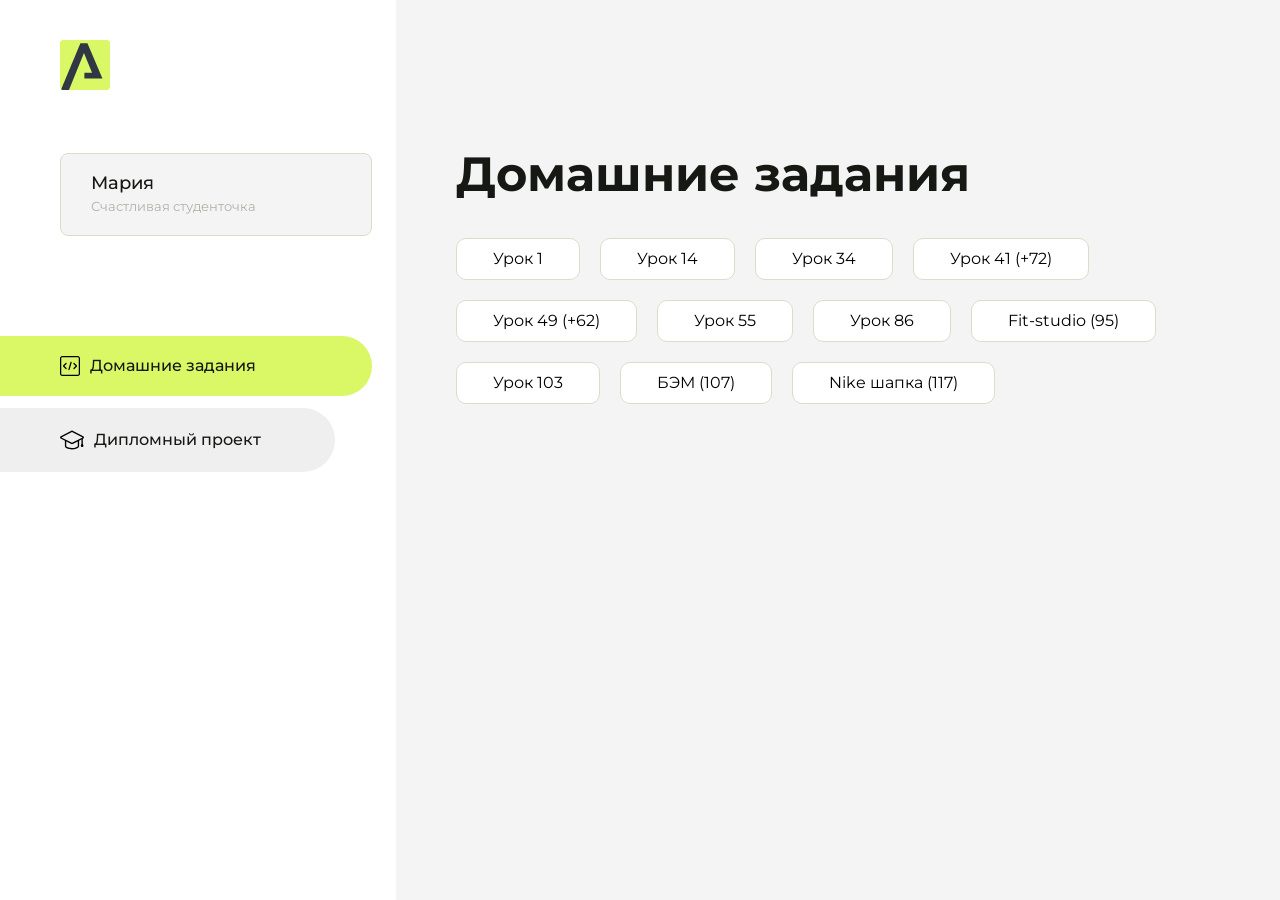
<file: index.html>
<!DOCTYPE html>
<html lang="en">
<head>
    <meta charset="UTF-8">
    <meta name="viewport" content="width=device-width, initial-scale=1.0">
    <title>Домашняя работа</title>
    <link rel="shortcut icon" href="src/logo.ico" type="image/x-icon">
    <link rel="preconnect" href="https://fonts.googleapis.com">
    <link rel="preconnect" href="https://fonts.gstatic.com" crossorigin>
    <link href="https://fonts.googleapis.com/css2?family=Montserrat:wght@400;500;700&family=Rubik:wght@500&display=swap"
          rel="stylesheet">
    <link rel="stylesheet" href="src/style.css">
</head>
<body id="body">
<div class="overlay" id="overlay"></div>
<div class="layout">
    <div class="burger" id="burger">
        <svg viewBox="0 0 24 24" fill="none" xmlns="http://www.w3.org/2000/svg">
            <g id="SVGRepo_bgCarrier" stroke-width="0"></g>
            <g id="SVGRepo_tracerCarrier" stroke-linecap="round" stroke-linejoin="round"></g>
            <g id="SVGRepo_iconCarrier">
                <path d="M4 18L20 18" stroke="#DAF765" stroke-width="2" stroke-linecap="round"></path>
                <path d="M4 12L20 12" stroke="#DAF765" stroke-width="2" stroke-linecap="round"></path>
                <path d="M4 6L20 6" stroke="#DAF765" stroke-width="2" stroke-linecap="round"></path>
            </g>
        </svg>
    </div>
    <aside class="sidebar" id="sidebar">
        <div class="sidebar__inner">
            <div class="logo">
                <svg width="50" height="50" viewBox="0 0 50 50" fill="none" xmlns="http://www.w3.org/2000/svg">
                    <g clip-path="url(#clip0_513_74730)">
                        <path d="M46.17 -0.257004H3.83C1.57281 -0.257004 -0.257 1.57281 -0.257 3.83V46.17C-0.257 48.4272 1.57281 50.257 3.83 50.257H46.17C48.4272 50.257 50.257 48.4272 50.257 46.17V3.83C50.257 1.57281 48.4272 -0.257004 46.17 -0.257004Z"
                              fill="#DAF765"/>
                        <path d="M24.375 38.4H42.461L27.441 3.1585H20.4355C20.4355 3.1585 6.7895 35.881 1.1945 49.294C2.015 50.0275 3.0945 50.257 3.6945 50.257H8.8445L23.954 13.07L32.0465 32.8285H24.375V38.4Z"
                              fill="#323843"/>
                    </g>
                    <defs>
                        <clipPath id="clip0_513_74730">
                            <rect width="50" height="50" fill="white"/>
                        </clipPath>
                    </defs>
                </svg>
            </div>
            <div class="sidebar__user">
                <div class="sidebar__name">Мария</div>
                <div class="sidebar__text">Счастливая студенточка</div>
            </div>
            <div class="sidebar__tabs">
                <div class="sidebar__item">
                    <button class="sidebar__button active" id="tasks">
                        <svg xmlns="http://www.w3.org/2000/svg" width="20" height="20" viewBox="0 0 20 20" fill="none">
                            <g clip-path="url(#clip0_704_74543)">
                                <path d="M17.7083 20H2.29167C1.0275 20 0 18.9725 0 17.7083V2.29167C0 1.0275 1.0275 0 2.29167 0H17.7083C18.9725 0 20 1.0275 20 2.29167V17.7083C20 18.9725 18.9725 20 17.7083 20ZM2.29167 1.25C1.7175 1.25 1.25 1.7175 1.25 2.29167V17.7083C1.25 18.2825 1.7175 18.75 2.29167 18.75H17.7083C18.2825 18.75 18.75 18.2825 18.75 17.7083V2.29167C18.75 1.7175 18.2825 1.25 17.7083 1.25H2.29167Z"
                                      fill="black"/>
                                <path d="M6.04167 13.125C5.88167 13.125 5.72167 13.0642 5.6 12.9417L3.1 10.4417C2.85583 10.1975 2.85583 9.80167 3.1 9.5575L5.6 7.0575C5.84417 6.81333 6.24 6.81333 6.48417 7.0575C6.72833 7.30167 6.72833 7.6975 6.48417 7.94167L4.42583 10L6.48417 12.0583C6.72833 12.3025 6.72833 12.6983 6.48417 12.9425C6.36167 13.0642 6.20167 13.125 6.04167 13.125Z"
                                      fill="black"/>
                                <path d="M8.95833 14.1667C8.9 14.1667 8.84 14.1583 8.78167 14.1417C8.45083 14.0442 8.26083 13.6967 8.35833 13.3658L10.4417 6.28251C10.5392 5.95084 10.8892 5.76417 11.2175 5.85917C11.5483 5.95667 11.7383 6.30417 11.6408 6.63501L9.5575 13.7183C9.47833 13.9908 9.22833 14.1667 8.95833 14.1667Z"
                                      fill="black"/>
                                <path d="M13.9583 13.125C13.7983 13.125 13.6383 13.0642 13.5167 12.9417C13.2725 12.6975 13.2725 12.3017 13.5167 12.0575L15.575 9.99916L13.5167 7.94083C13.2725 7.69666 13.2725 7.30083 13.5167 7.05666C13.7608 6.81249 14.1567 6.81249 14.4008 7.05666L16.9008 9.55666C17.145 9.80083 17.145 10.1967 16.9008 10.4408L14.4008 12.9408C14.2783 13.0642 14.1183 13.125 13.9583 13.125Z"
                                      fill="black"/>
                            </g>
                            <defs>
                                <clipPath id="clip0_704_74543">
                                    <rect width="20" height="20" fill="white"/>
                                </clipPath>
                            </defs>
                        </svg>
                        <span>Домашние задания</span></button>
                </div>
                <div class="sidebar__item">
                    <button class="sidebar__button" id="diplom">
                        <svg xmlns="http://www.w3.org/2000/svg" width="24" height="24" viewBox="0 0 24 24" fill="none">
                            <g clip-path="url(#clip0_704_74553)">
                                <path d="M23.2628 10.5971C23.7176 10.365 24 9.90375 24 9.39337C24 8.883 23.7176 8.42175 23.2628 8.18962L12.6135 2.75362C12.2291 2.55824 11.7705 2.55787 11.3854 2.75399L0.736875 8.19C0.282375 8.42175 0 8.883 0 9.39337C0 9.90375 0.282375 10.365 0.736875 10.5971L4.89038 12.7177V18.2074C4.89038 19.8154 8.412 21.393 12 21.393C15.5884 21.393 19.1096 19.815 19.1096 18.2074V12.7174L21.4609 11.517V15.8017L20.901 17.2305C20.7409 17.6389 20.7934 18.0994 21.0405 18.4616C21.2876 18.8246 21.6979 19.041 22.1366 19.041C22.5754 19.041 22.9852 18.8246 23.2324 18.462C23.4795 18.099 23.532 17.6385 23.3719 17.2301L22.8124 15.8021V10.827L23.2628 10.5971ZM17.7623 18.1721C17.6198 18.6375 15.3491 20.0419 12 20.0419C8.65088 20.0419 6.38025 18.6375 6.2415 18.2074V12.3037L6.23887 12.3019C6.23812 12.057 6.1065 11.8207 5.87325 11.7019L1.3515 9.39337L12 3.95737L22.6489 9.39337L12 14.8294L5.87325 11.7019C5.54063 11.5331 4.6695 11.6674 4.5 12C4.33012 12.3322 4.55813 12.5479 4.89038 12.7177L11.3857 16.0331C11.5781 16.1314 11.7889 16.1805 12 16.1805C12.2107 16.1805 12.4222 16.1314 12.6146 16.0331L17.7593 13.407L17.7623 18.1721Z"
                                      fill="black"/>
                            </g>
                            <defs>
                                <clipPath id="clip0_704_74553">
                                    <rect width="24" height="24" fill="white"/>
                                </clipPath>
                            </defs>
                        </svg>
                        <span>Дипломный проект</span></button>
                </div>
            </div>
        </div>

    </aside>
    <div class="content">
        <div class="container">
            <div class="content__block" id="tasksBlock">
                <div class="content__title">Домашние задания</div>
                <ul class="content__list">
                    <li class="content__list-item">
                        <a href="aroken/index.html">Урок 1</a>
                    </li>
                     <li class="content__list-item">
                        <a href="gym/index.html">Урок 14</a>
                    </li>
                    <li class="content__list-item">
                        <a href="table/index.html">Урок 34</a>
                    </li>
                     <li class="content__list-item">
                        <a href="form/index.html">Урок 41 (+72)</a>
                    </li>
                    <li class="content__list-item">
                        <a href="fit-studio/index.html">Урок 49 (+62)</a>
                    </li>
                    <li class="content__list-item">
                        <a href="flexbox/index.html">Урок 55</a>
                    </li>
                    <li class="content__list-item">
                        <a href="fit-studio-1/index.html">Урок 86</a>
                    </li>
                    <li class="content__list-item">
                        <a href="fit/index.html">Fit-studio (95)</a>
                    </li>
                    <li class="content__list-item">
                        <a href="grid/index.html">Урок 103</a>
                    </li>
                     <li class="content__list-item">
                        <a href="bam/index.html">БЭМ (107)</a>
                    </li>
                    <li class="content__list-item">
                        <a href="nike/index.html">Nike шапка (117)</a>
                    </li>
                </ul>
            </div>
            <div class="content__block hidden" id="diplomBlock">
                <div class="content__title">Дипломный проект</div>
                <div class="content__list-diplom">
                    <a href="ПАПКА-С-НОМЕРОМ-УРОКА">Ссылка на ДЗ</a>
                </div>
                <div class="content__decor">
                    <div class="content__decor-text">Давай проверим, чему ты научился!</div>
                    <div class="content__decor-img">
                        <img src="src/decor.png" alt="decor">
                    </div>
                </div>
            </div>
        </div>
    </div>
</div>
<script src="src/index.js"></script>
</body>
</html>
</file>
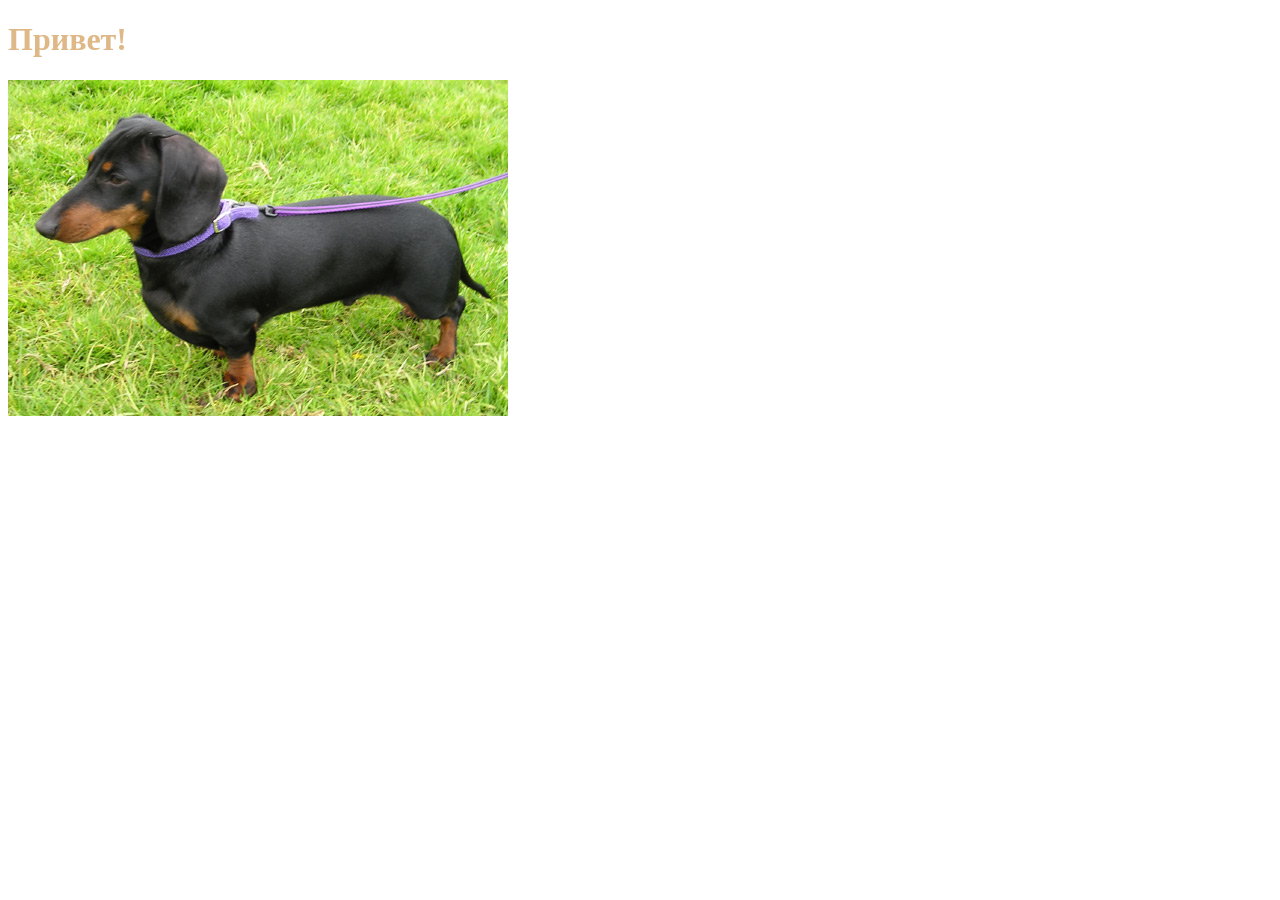
<file: aroken/index.html>
<!DOCTYPE html>
<html lang="ru">
<head>
    <meta charset="UTF-8">
    <meta name="viewport" content="width=device-width, initial-scale=1.0">
    <meta name="description" content="Это мой первый сайт">
    <title>сайт</title>
    <link rel="stylesheet" href="style.css">
    <script src="script.js"></script>
</head>
<body>
    <h1>Привет!</h1>
    <img src="taksa.jpg" alt="">
</body>
</html>
</file>
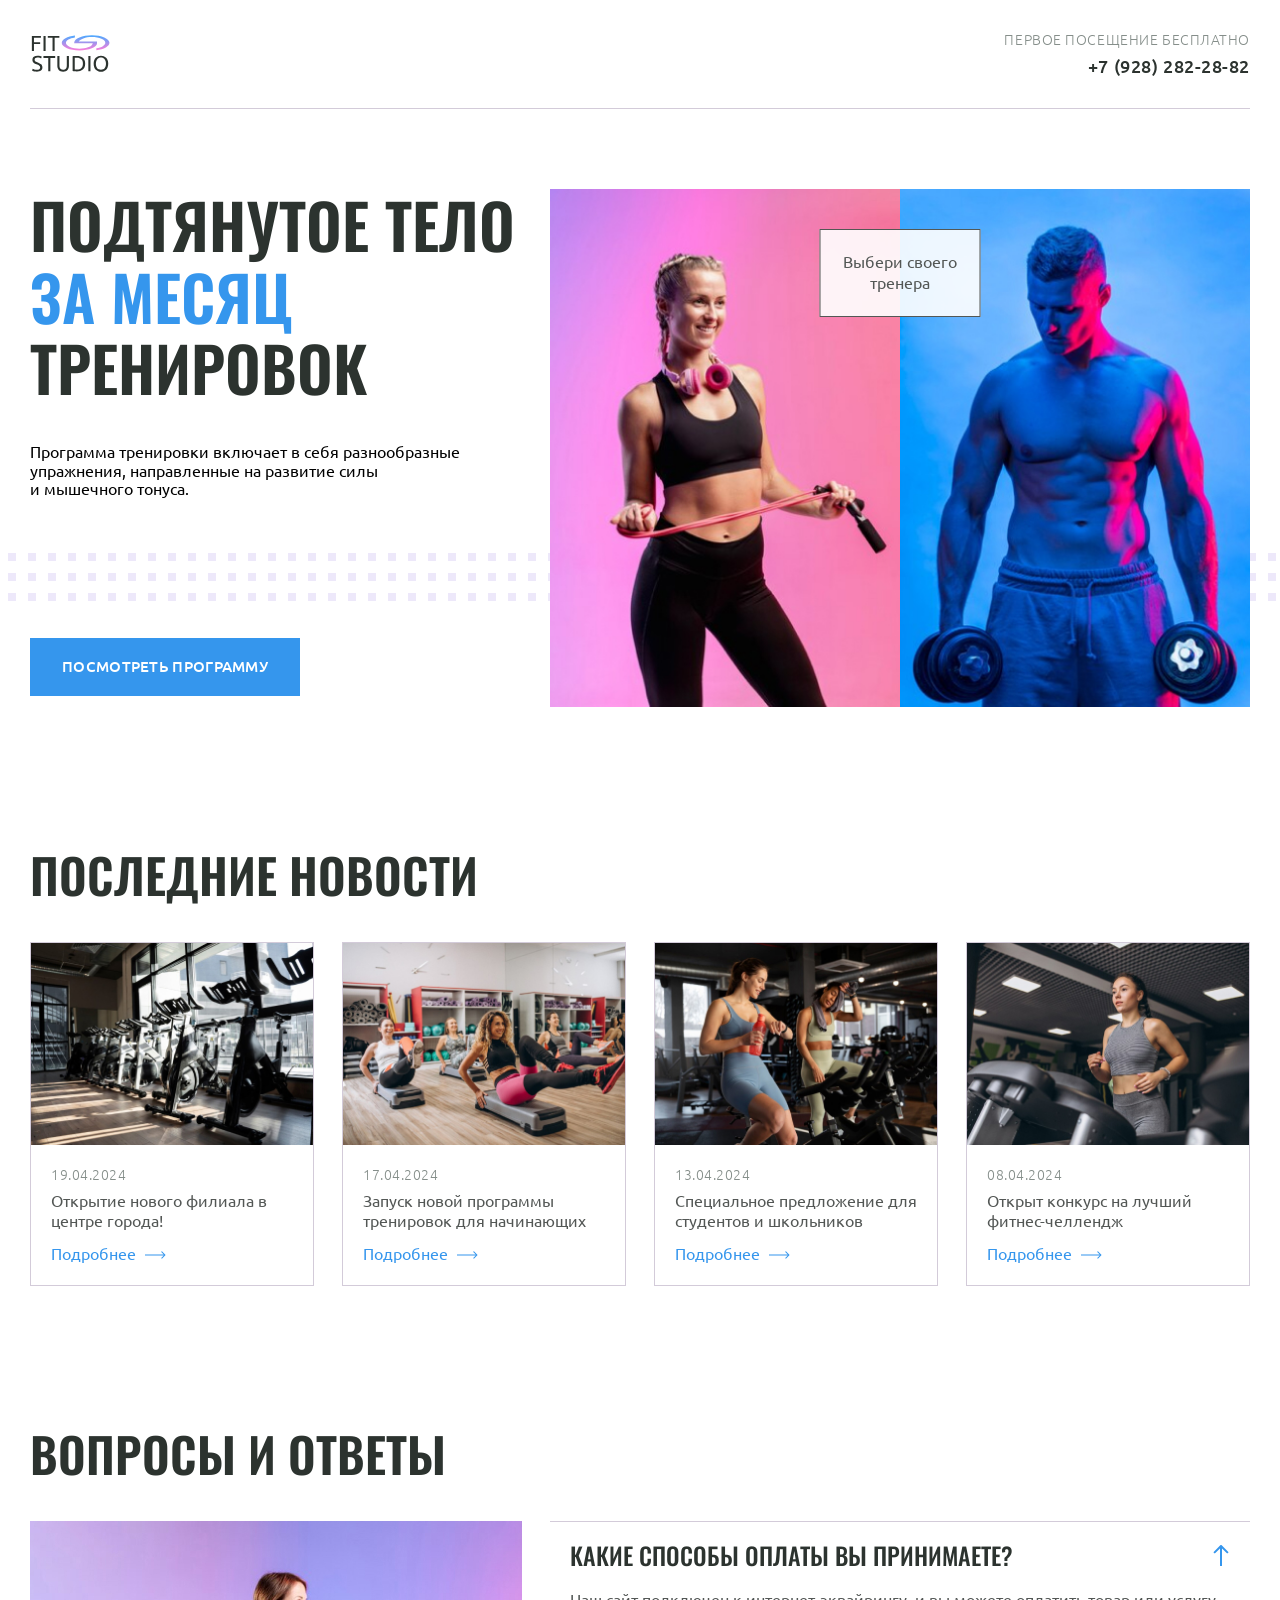
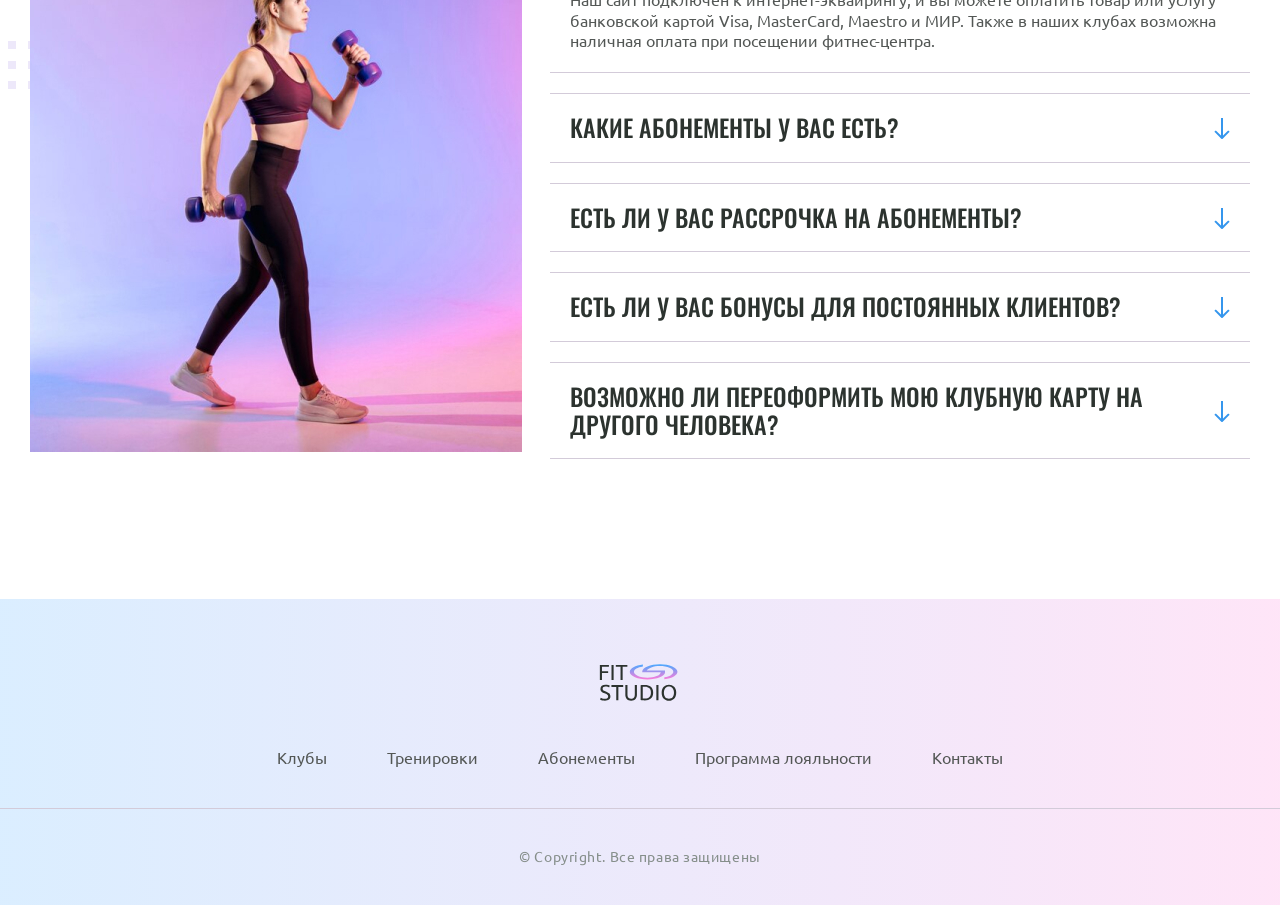
<file: bam/index.html>
<!doctype html>
<html lang="ru" class="home-page">
  <head>
    <meta charset="UTF-8" />
    <meta name="viewport" content="width=device-width, initial-scale=1.0" />
    <title>Fit Studio - Главная</title>
    <link rel="stylesheet" href="./css/normalize.css" />
    <link rel="stylesheet" href="./css/fonts.css" />
    <link rel="stylesheet" href="./css/globals.css" />
    <link rel="stylesheet" href="./css/header.css" />
    <link rel="stylesheet" href="./css/index.css" />
    <link rel="stylesheet" href="./css/footer.css" />
    <link
      rel="icon"
      type="image/svg+xml"
      sizes="128x128"
      href="./images/favicon-icon.svg"
    />
  </head>
  <body>
    <header class="header">
      <div class="container">
        <div class="header__inner">
          <a class="header__logo" href="./index.html">
            <img
              src="./images/logo-icon.svg"
              width="84"
              height="45"
              alt="Логотип Fit Studio"
            />
          </a>
          <div class="header__phone text-sub">
            <p class="header__phone-text">Первое посещение бесплатно</p>
            <a class="header__phone-link" href="tel:+79282822882"
              >+7 (928) 282-28-82</a
            >
          </div>
        </div>
      </div>
    </header>
    <section class="hero section decor">
      <div class="container hero__container">
        <div class="hero__info">
          <h1 class="hero__title">
            Подтянутое тело
            <strong class="hero__title-accent">за месяц</strong> тренировок
          </h1>
          <p class="hero__text">
            Программа тренировки включает в себя разнообразные упражнения,
            направленные на развитие силы и мышечного тонуса.
          </p>
          <a class="hero__link-program button" href="#">Посмотреть программу</a>
        </div>
        <div class="hero__images">
          <p class="hero__choose text">Выбери своего тренера</p>
          <img
            src="./images/sporty-woman-img.jpg"
            width="347"
            height="513"
            alt="Спортивная девушка держит в руках скакалку"
          />
          <img
            src="./images/sporty-man-img.jpg"
            width="353"
            height="513"
            alt="Спортивный мужчина держит в руках гантели"
          />
        </div>
      </div>
    </section>
    <section class="news section">
      <div class="container">
        <h2 class="title-large">Последние новости</h2>
        <div class="news__container">
          <article class="news__article">
            <header>
              <img
                class="news__article-img"
                src="./images/news/news-1-img.jpg"
                width="284"
                height="203"
                alt="Велотренажеры в спортивном зале"
              />
              <div class="news__info">
                <time class="news__date text-sub" datetime="2024-04-19">
                  19.04.2024
                </time>
                <h3 class="text">Открытие нового филиала в центре города!</h3>
              </div>
            </header>
            <footer class="news__article-footer">
              <a class="news__link" href="article.html">Подробнее</a>
            </footer>
          </article>
          <article class="news__article">
            <header>
              <img
                class="news__article-img"
                src="./images/news/news-2-img.jpg"
                width="284"
                height="203"
                alt="Группа женщин занимается спортом"
              />
              <div class="news__info">
                <time class="news__date text-sub" datetime="2024-04-17">
                  17.04.2024
                </time>
                <h3 class="text">
                  Запуск новой программы тренировок для начинающих
                </h3>
              </div>
            </header>
            <footer class="news__article-footer">
              <a class="news__link" href="article.html">Подробнее</a>
            </footer>
          </article>
          <article class="news__article">
            <header>
              <img
                class="news__article-img"
                src="./images/news/news-3-img.jpg"
                width="284"
                height="203"
                alt="Две девушки занимаются на велотренажерах"
              />
              <div class="news__info">
                <time class="news__date text-sub" datetime="2024-04-13">
                  13.04.2024
                </time>
                <h3 class="text">
                  Специальное предложение для студентов и школьников
                </h3>
              </div>
            </header>
            <footer class="news__article-footer">
              <a class="news__link" href="article.html">Подробнее</a>
            </footer>
          </article>
          <article class="news__article">
            <header>
              <img
                class="news__article-img"
                src="./images/news/news-4-img.jpg"
                width="284"
                height="203"
                alt="Девушка на беговой дорожке"
              />
              <div class="news__info">
                <time class="news__date text-sub" datetime="2024-04-08">
                  08.04.2024
                </time>
                <h3 class="text">Открыт конкурс на лучший фитнес-челлендж</h3>
              </div>
            </header>
            <footer class="news__article-footer">
              <a class="news__link" href="article.html">Подробнее</a>
            </footer>
          </article>
        </div>
      </div>
    </section>
    <section class="faq section decor">
      <div class="container">
        <h2 class="title-large">Вопросы и ответы</h2>
        <div class="faq__container">
          <img
            src="./images/sporty-woman-2-img.jpg"
            width="492"
            height="531"
            alt="Спортивная девушка с гантелями"
          />
          <div>
            <details class="faq__widget" name="faq" open>
              <summary class="faq__question title-medium">
                Какие способы оплаты вы принимаете?
              </summary>
              <p class="faq__answer text">
                Наш сайт подключен к интернет-эквайрингу, и вы можете оплатить
                товар или услугу банковской картой Visa, MasterCard, Maestro и
                МИР. Также в наших клубах возможна наличная оплата при посещении
                фитнес-центра.
              </p>
            </details>
            <details class="faq__widget" name="faq">
              <summary class="faq__question title-medium">
                Какие абонементы у вас есть?
              </summary>
              <p class="faq__answer text">
                Наш сайт подключен к интернет-эквайрингу, и вы можете оплатить
                товар или услугу банковской картой Visa, MasterCard, Maestro и
                МИР. Также в наших клубах возможна наличная оплата при посещении
                фитнес-центра.
              </p>
            </details>
            <details class="faq__widget" name="faq">
              <summary class="faq__question title-medium">
                Есть ли у вас рассрочка на абонементы?
              </summary>
              <p class="faq__answer text">
                Наш сайт подключен к интернет-эквайрингу, и вы можете оплатить
                товар или услугу банковской картой Visa, MasterCard, Maestro и
                МИР. Также в наших клубах возможна наличная оплата при посещении
                фитнес-центра.
              </p>
            </details>
            <details class="faq__widget" name="faq">
              <summary class="faq__question title-medium">
                Есть ли у вас бонусы для постоянных клиентов?
              </summary>
              <p class="faq__answer text">
                Наш сайт подключен к интернет-эквайрингу, и вы можете оплатить
                товар или услугу банковской картой Visa, MasterCard, Maestro и
                МИР. Также в наших клубах возможна наличная оплата при посещении
                фитнес-центра.
              </p>
            </details>
            <details class="faq__widget" name="faq">
              <summary class="faq__question title-medium">
                Возможно ли переоформить мою клубную карту на другого человека?
              </summary>
              <p class="faq__answer text">
                Наш сайт подключен к интернет-эквайрингу, и вы можете оплатить
                товар или услугу банковской картой Visa, MasterCard, Maestro и
                МИР. Также в наших клубах возможна наличная оплата при
                посещенииß фитнес-центра.
              </p>
            </details>
          </div>
        </div>
      </div>
    </section>
    <footer class="footer">
      <div class="footer__top">
        <div class="container">
          <a class="footer__logo" href="/">
            <img
              src="./images/logo-icon.svg"
              width="84"
              height="45"
              alt="Логотип Fit Studio"
            />
          </a>
          <nav class="footer__menu">
            <ul>
              <li><a class="footer__menu-link" href="#">Клубы</a></li>
              <li><a class="footer__menu-link" href="#">Тренировки</a></li>
              <li><a class="footer__menu-link" href="#">Абонементы</a></li>
              <li>
                <a class="footer__menu-link" href="#">Программа лояльности</a>
              </li>
              <li><a class="footer__menu-link" href="#">Контакты</a></li>
            </ul>
          </nav>
        </div>
      </div>
      <div class="container">
        <p class="copyright">&copy; Copyright. Все права защищены</p>
      </div>
    </footer>
  </body>
</html>
</file>
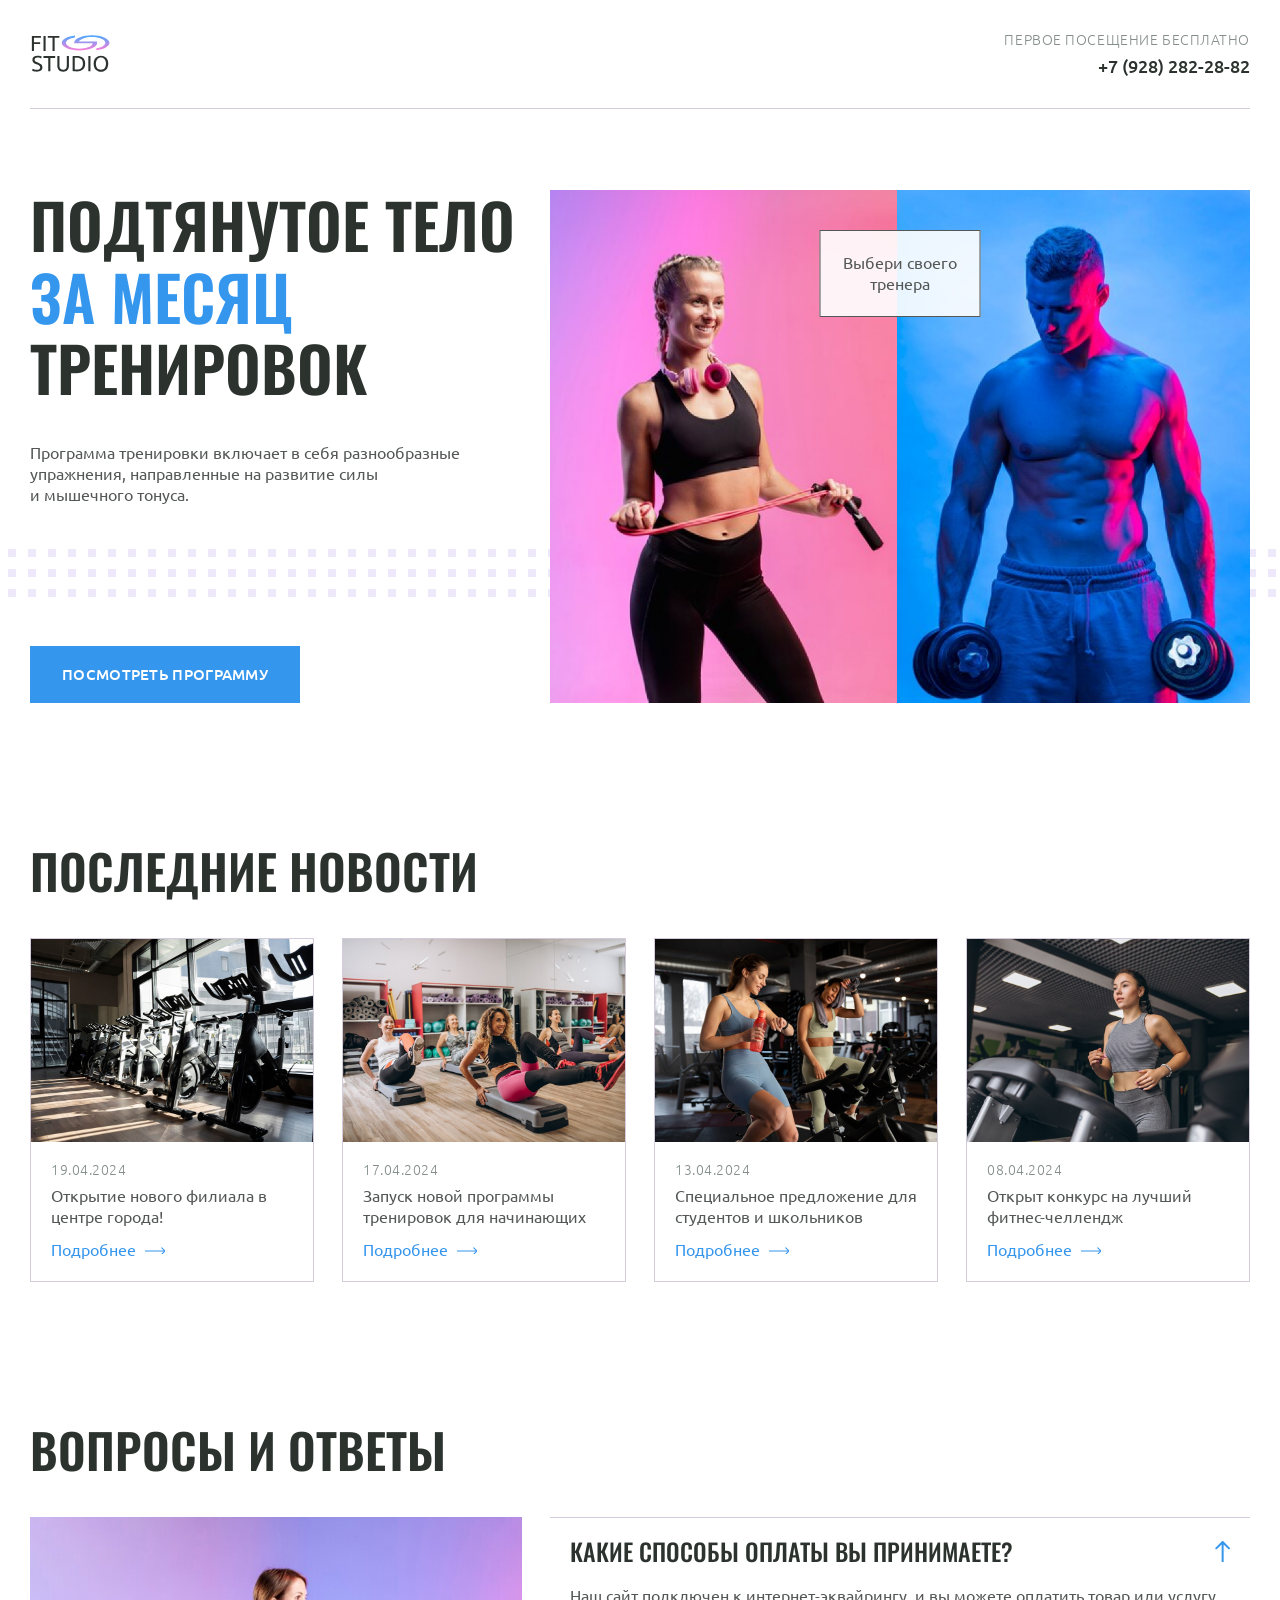
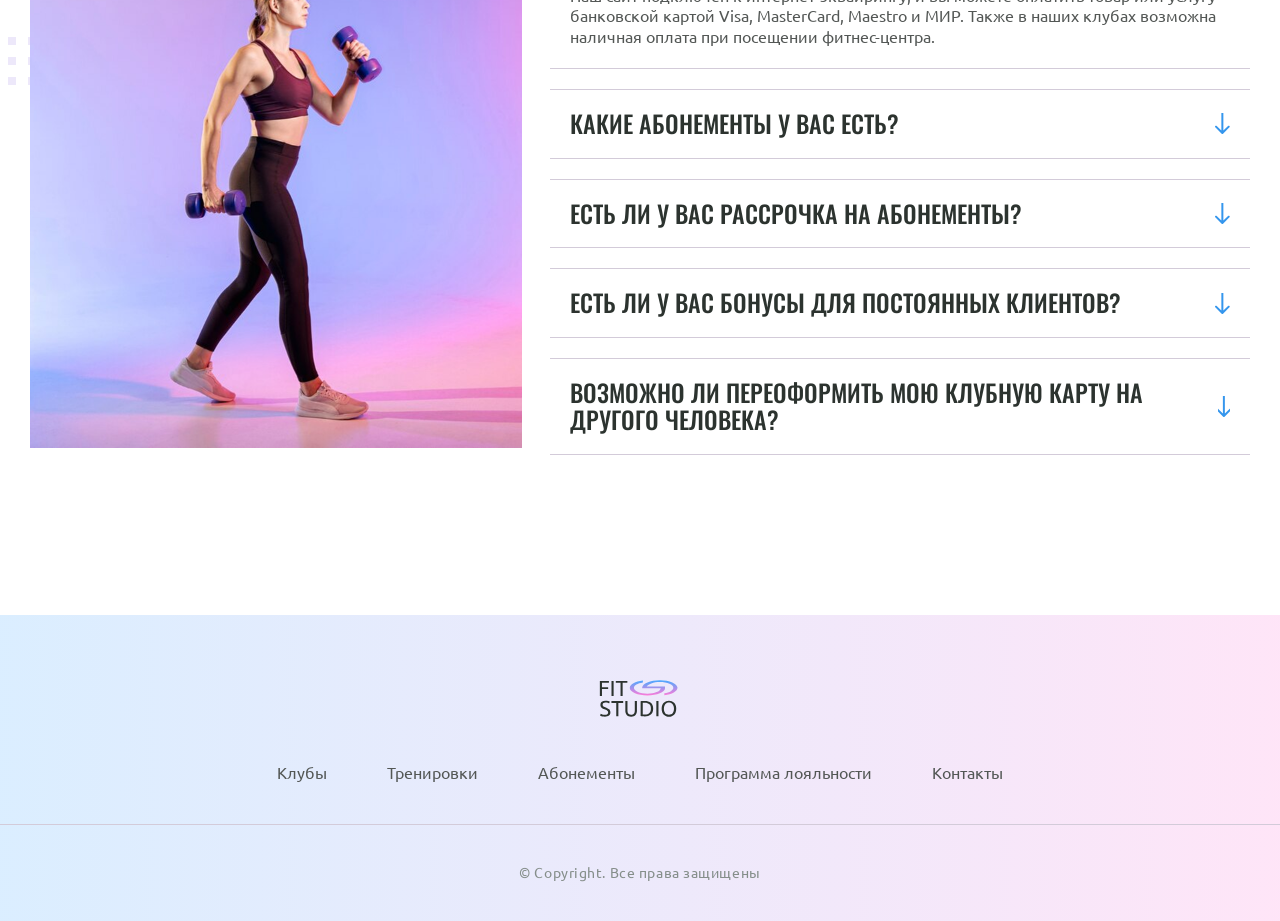
<file: fit-studio-1/index.html>
<!doctype html>
<html lang="ru">
  <head>
    <meta charset="UTF-8" />
    <meta name="viewport" content="width=device-width, initial-scale=1.0" />
    <title>Fit Studio - Главная</title>
    <link rel="stylesheet" href="./css/normalize.css" />
    <link rel="stylesheet" href="./css/fonts.css" />
    <link rel="stylesheet" href="./css/globals.css" />
    <link rel="stylesheet" href="./css/header.css" />
    <link rel="stylesheet" href="./css/index.css" />
    <link rel="stylesheet" href="./css/footer.css" />
    <link
      rel="icon"
      type="image/svg+xml"
      sizes="128x128"
      href="./images/favicon-icon.svg"
    />
  </head>
  <body>
    <header class="header">
      <div class="container">
        <div class="header-inner">
          <a href="/">
            <img
              src="./images/logo-icon.svg"
              width="84"
              height="45"
              alt="логотип fit-studio"
            />
          </a>
          <div class="phone">
            <p class="text-sub">Первое посещение бесплатно</p>
            <a href="tel: +7 (928) 282-28-82">+7 (928) 282-28-82</a>
          </div>
        </div>
      </div>
    </header>
    <section class="hero section">
      <div class="container hero-container">
        <div class="hero-info">
          <h1>Подтянутое тело <strong> за месяц </strong> тренировок</h1>
          <p class="text">
            Программа тренировки включает в себя разнообразные упражнения,
            направленные на развитие силы и мышечного тонуса.
          </p>
          <a class="button" href="#">Посмотреть программу</a>
        </div>
        <div class="hero-images">
          <p class="hero-choose text">Выбери своего тренера</p>
          <img
            src="./images/girl-img.jpg"
            width="347"
            height="513"
            alt="Спортивная девушка со скакалкой"
          />
          <img
            src="./images/man-img.jpg"
            width="353"
            height="513"
            alt="Спортивный парень с гантелями"
          />
        </div>
      </div>
    </section>
    <section class="news section">
      <div class="container">
        <h2 class="article-title">Последние новости</h2>
        <div class="news-container">
          <article class="news-article">
            <header>
              <img
                src="./images/news-img/news-1.jpg"
                width="284"
                height="203"
                alt="Велодорожки"
              />
              <div class="news-info">
                <time class="text-sub" datetime="2024-04-19">19.04.2024</time>
                <h3 class="text">Открытие нового филиала в центре города!</h3>
              </div>
            </header>
            <footer>
              <a class="news-link" href="article.html">Подробнее</a>
            </footer>
          </article>
          <article class="news-article">
            <header>
              <img
                src="./images/news-img/news-2.jpg"
                width="284"
                height="203"
                alt="мне все равно на альт пока что"
              />
              <div class="news-info">
                <time class="text-sub" datetime="2024-04-17">17.04.2024</time>
                <h3 class="text">
                  Запуск новой программы тренировок для начинающих
                </h3>
              </div>
            </header>
            <footer>
              <a class="news-link" href="#">Подробнее</a>
            </footer>
          </article>
          <article class="news-article">
            <header>
              <img
                src="./images/news-img/news-3.jpg"
                width="284"
                height="203"
                alt="мне все равно на альт пока что"
              />
              <div class="news-info">
                <time class="text-sub" datetime="2024-04-13">13.04.2024</time>
                <h3 class="text">
                  Специальное предложение для студентов и школьников
                </h3>
              </div>
            </header>
            <footer>
              <a class="news-link" href="#">Подробнее</a>
            </footer>
          </article>
          <article class="news-article">
            <header>
              <img
                src="./images/news-img/news-4.jpg"
                width="284"
                height="203"
                alt="мне все равно на альт пока что"
              />
              <div class="news-info">
                <time class="text-sub" datetime="2024-04-08">08.04.2024</time>
                <h3 class="text">Открыт конкурс на лучший фитнес-челлендж</h3>
              </div>
            </header>
            <footer>
              <a class="news-link" href="#">Подробнее</a>
            </footer>
          </article>
        </div>
      </div>
    </section>
    <section class="faq section">
      <div class="container">
        <h2 class="article-title">Вопросы и ответы</h2>
        <div class="faq-container">
          <img
            src="./images/faq-img.png"
            width="492"
            height="531"
            alt="спортивная девка с гантелями"
          />
          <div>
            <details name="faq" open>
              <summary class="title-medium">
                Какие способы оплаты вы принимаете?
              </summary>
              <p class="text">
                Наш сайт подключен к интернет-эквайрингу, и вы можете оплатить
                товар или услугу банковской картой Visa, MasterCard, Maestro и
                МИР. Также в наших клубах возможна наличная оплата при посещении
                фитнес-центра.
              </p>
            </details>
            <details name="faq">
              <summary class="title-medium">
                Какие абонементы у вас есть?
              </summary>
              <p class="text">
                Наш сайт подключен к интернет-эквайрингу, и вы можете оплатить
                товар или услугу банковской картой Visa, MasterCard, Maestro и
                МИР. Также в наших клубах возможна наличная оплата при посещении
                фитнес-центра.
              </p>
            </details>
            <details name="faq">
              <summary class="title-medium">
                Есть ли у вас рассрочка на абонементы?
              </summary>
              <p class="text">
                Наш сайт подключен к интернет-эквайрингу, и вы можете оплатить
                товар или услугу банковской картой Visa, MasterCard, Maestro и
                МИР. Также в наших клубах возможна наличная оплата при посещении
                фитнес-центра.
              </p>
            </details>
            <details name="faq">
              <summary class="title-medium">
                Есть ли у вас бонусы для постоянных клиентов?
              </summary>
              <p class="text">
                Наш сайт подключен к интернет-эквайрингу, и вы можете оплатить
                товар или услугу банковской картой Visa, MasterCard, Maestro и
                МИР. Также в наших клубах возможна наличная оплата при посещении
                фитнес-центра.
              </p>
            </details>
            <details name="faq">
              <summary class="title-medium">
                Возможно ли переоформить мою клубную карту на другого человека?
              </summary>
              <p class="text">
                Наш сайт подключен к интернет-эквайрингу, и вы можете оплатить
                товар или услугу банковской картой Visa, MasterCard, Maestro и
                МИР. Также в наших клубах возможна наличная оплата при посещении
                фитнес-центра.
              </p>
            </details>
          </div>
        </div>
      </div>
    </section>
    <footer class="footer">
      <div class="footer-top">
        <div class="container">
          <a class="footer-logo" href="/">
            <img
              src="./images/logo-icon.svg"
              width="84"
              height="45"
              alt="логотип fit-studio"
            />
          </a>
          <nav class="menu">
            <ul>
              <li><a href="#">Клубы</a></li>
              <li><a href="#">Тренировки</a></li>
              <li><a href="#">Абонементы</a></li>
              <li><a href="#">Программа лояльности</a></li>
              <li><a href="#">Контакты</a></li>
            </ul>
          </nav>
        </div>
      </div>
      <div class="container">
        <p class="copyright">&copy; Copyright. Все права защищены</p>
      </div>
    </footer>
  </body>
</html>
</file>
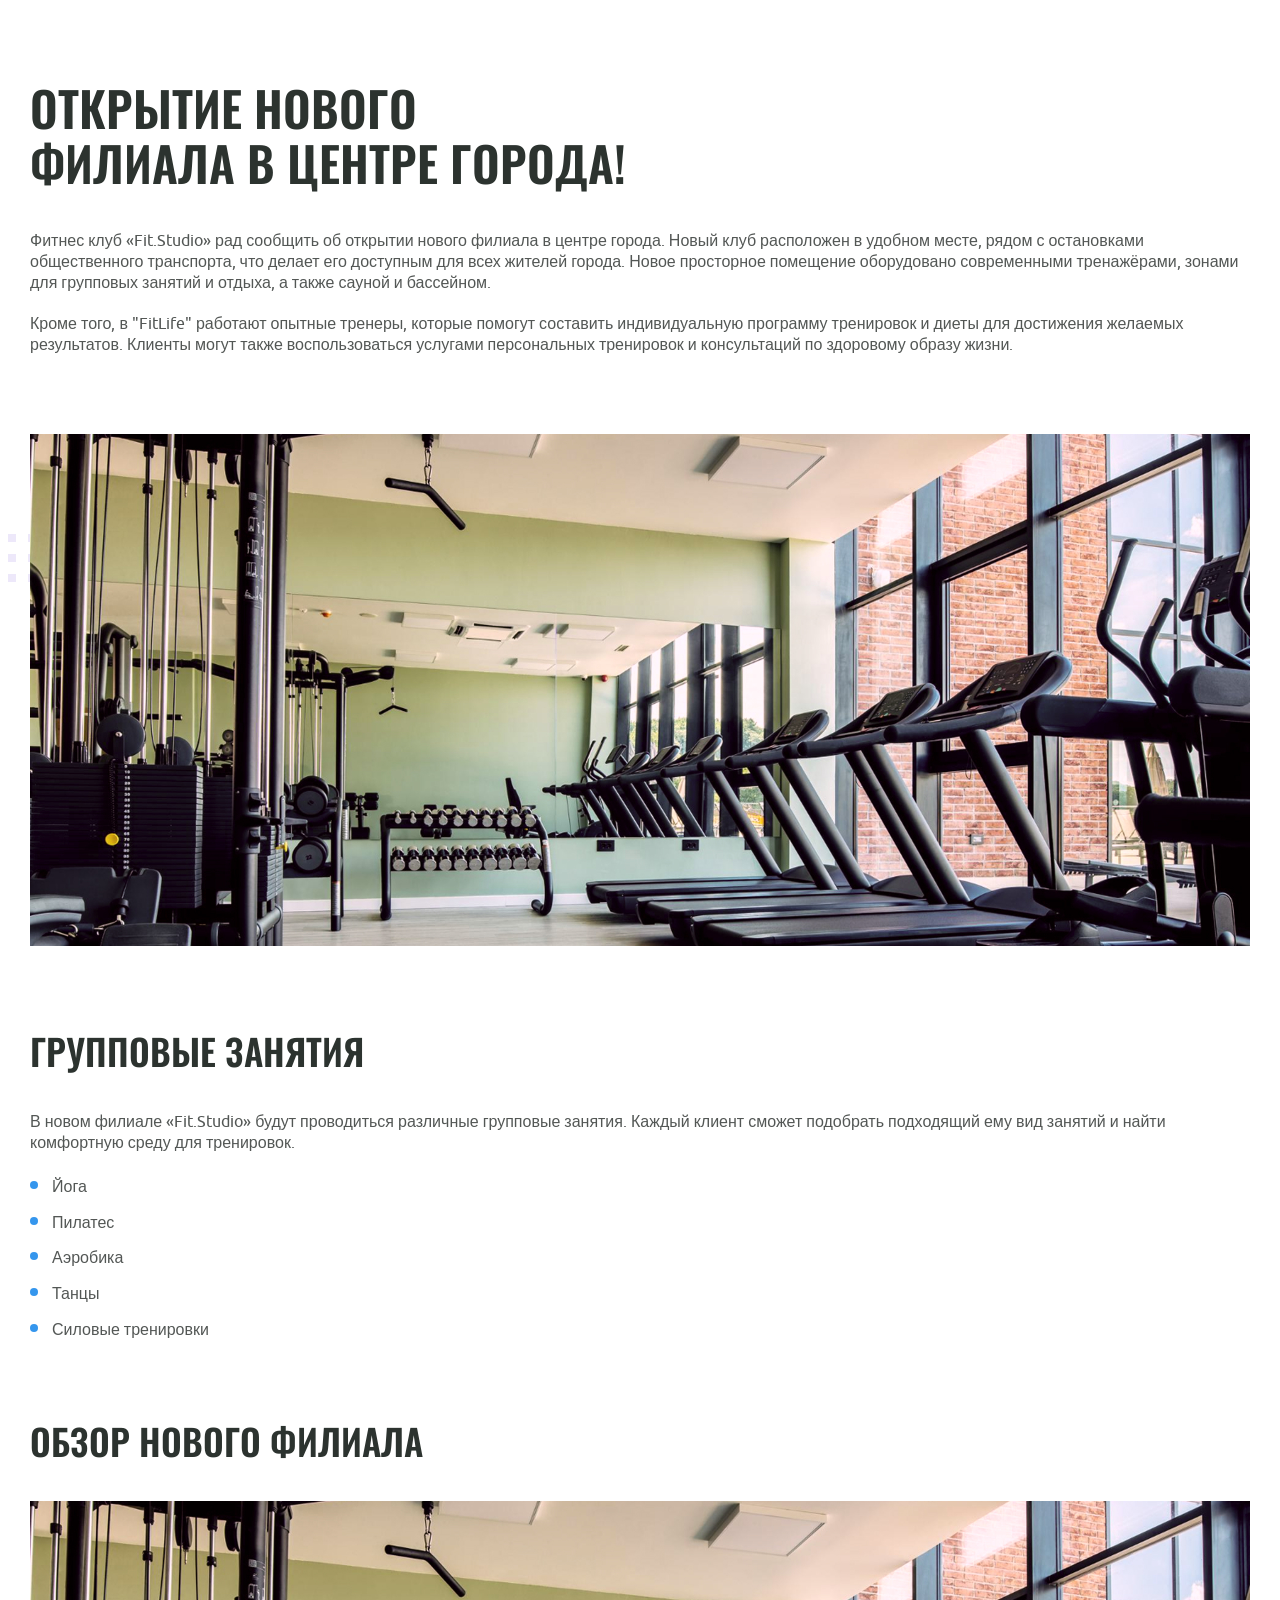
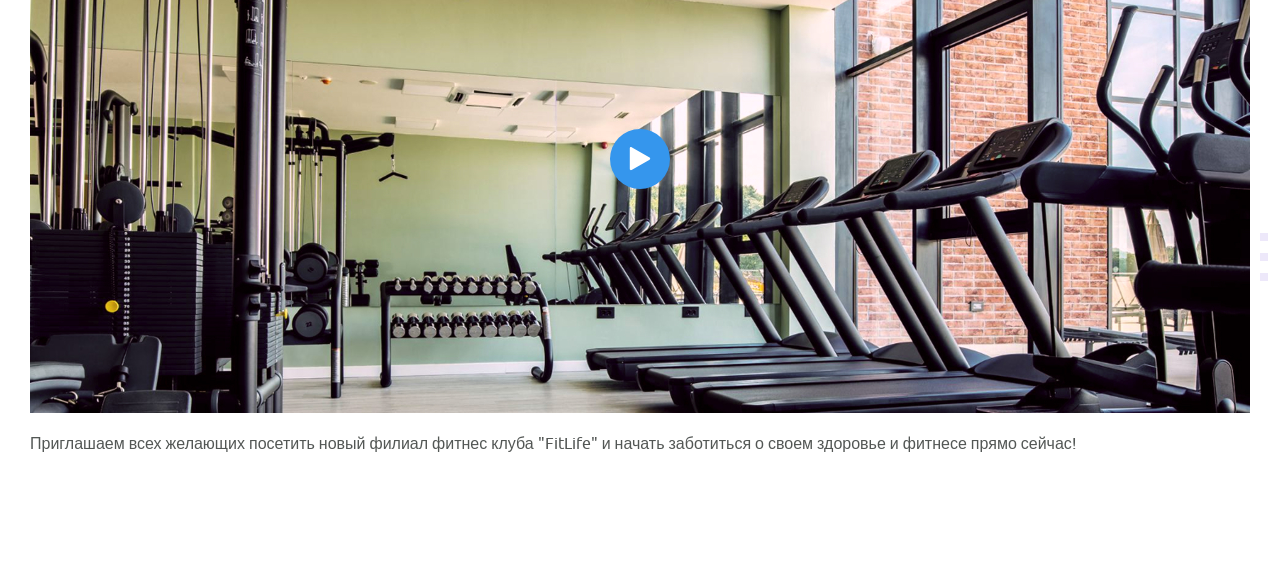
<file: fit-studio/index.html>
<!doctype html>
<html lang="ru">
  <head>
    <meta charset="UTF-8" />
    <meta name="viewport" content="width=device-width, initial-scale=1.0" />
    <title>Fit Studio - Открытие нового филиала!</title>
    <link rel="stylesheet" href="./css/normalize.css" />
    <link rel="stylesheet" href="./css/fonts.css" />
    <link rel="stylesheet" href="./css/article.css" />
  </head>
  <body>
    <article class="article">
      <div class="container">
        <h1 class="article-title article-title-first">
          Открытие нового филиала в центре города!
        </h1>
        <p class="article-p">
          Фитнес клуб «Fit.Studio» рад сообщить об открытии нового филиала
          в центре города. Новый клуб расположен в удобном месте, рядом
          с остановками общественного транспорта, что делает его доступным
          для всех жителей города. Новое просторное помещение оборудовано
          современными тренажёрами, зонами для групповых занятий и отдыха,
          а также сауной и бассейном.
        </p>
        <p class="article-p second-p">
          Кроме того, в "FitLife" работают опытные тренеры, которые помогут
          составить индивидуальную программу тренировок и диеты для достижения
          желаемых результатов. Клиенты могут также воспользоваться услугами
          персональных тренировок и консультаций по здоровому образу жизни.
        </p>
        <div class="article-decor-wrapper article-decor-wrapper-1">
          <img
            class="photo photo-mb"
            src="./images/gym-image.jpg"
            alt="спортивный зал с тренажерами"
            width="1220"
            height="512"
          />
        </div>
        <h2 class="article-title article-title-second">Групповые занятия</h2>
        <p class="article-p">
          В новом филиале «Fit.Studio» будут проводиться различные групповые
          занятия. Каждый клиент сможет подобрать подходящий ему вид занятий
          и найти комфортную среду для тренировок.
        </p>
        <ul class="article-list article-p">
          <li class="article-item">Йога</li>
          <li class="article-item">Пилатес</li>
          <li class="article-item">Аэробика</li>
          <li class="article-item">Танцы</li>
          <li class="article-item">Силовые тренировки</li>
        </ul>
        <h2 class="article-title article-title-second">Обзор нового филиала</h2>
        <div class="article-decor-wrapper article-decor-wrapper-2">
          <button class="article-play-button">
            <img src="./images/play-icon.svg" width="24" height="24" />
          </button>
          <img
            class="photo"
            src="./images/gym-image.jpg"
            alt="спортивный зал с тренажерами"
            width="1220"
            height="512"
          />
        </div>
        <p class="article-p article-p-last">
          Приглашаем всех желающих посетить новый филиал фитнес клуба "FitLife"
          и начать заботиться о своем здоровье и фитнесе прямо сейчас!
        </p>
      </div>
    </article>
  </body>
</html>
</file>
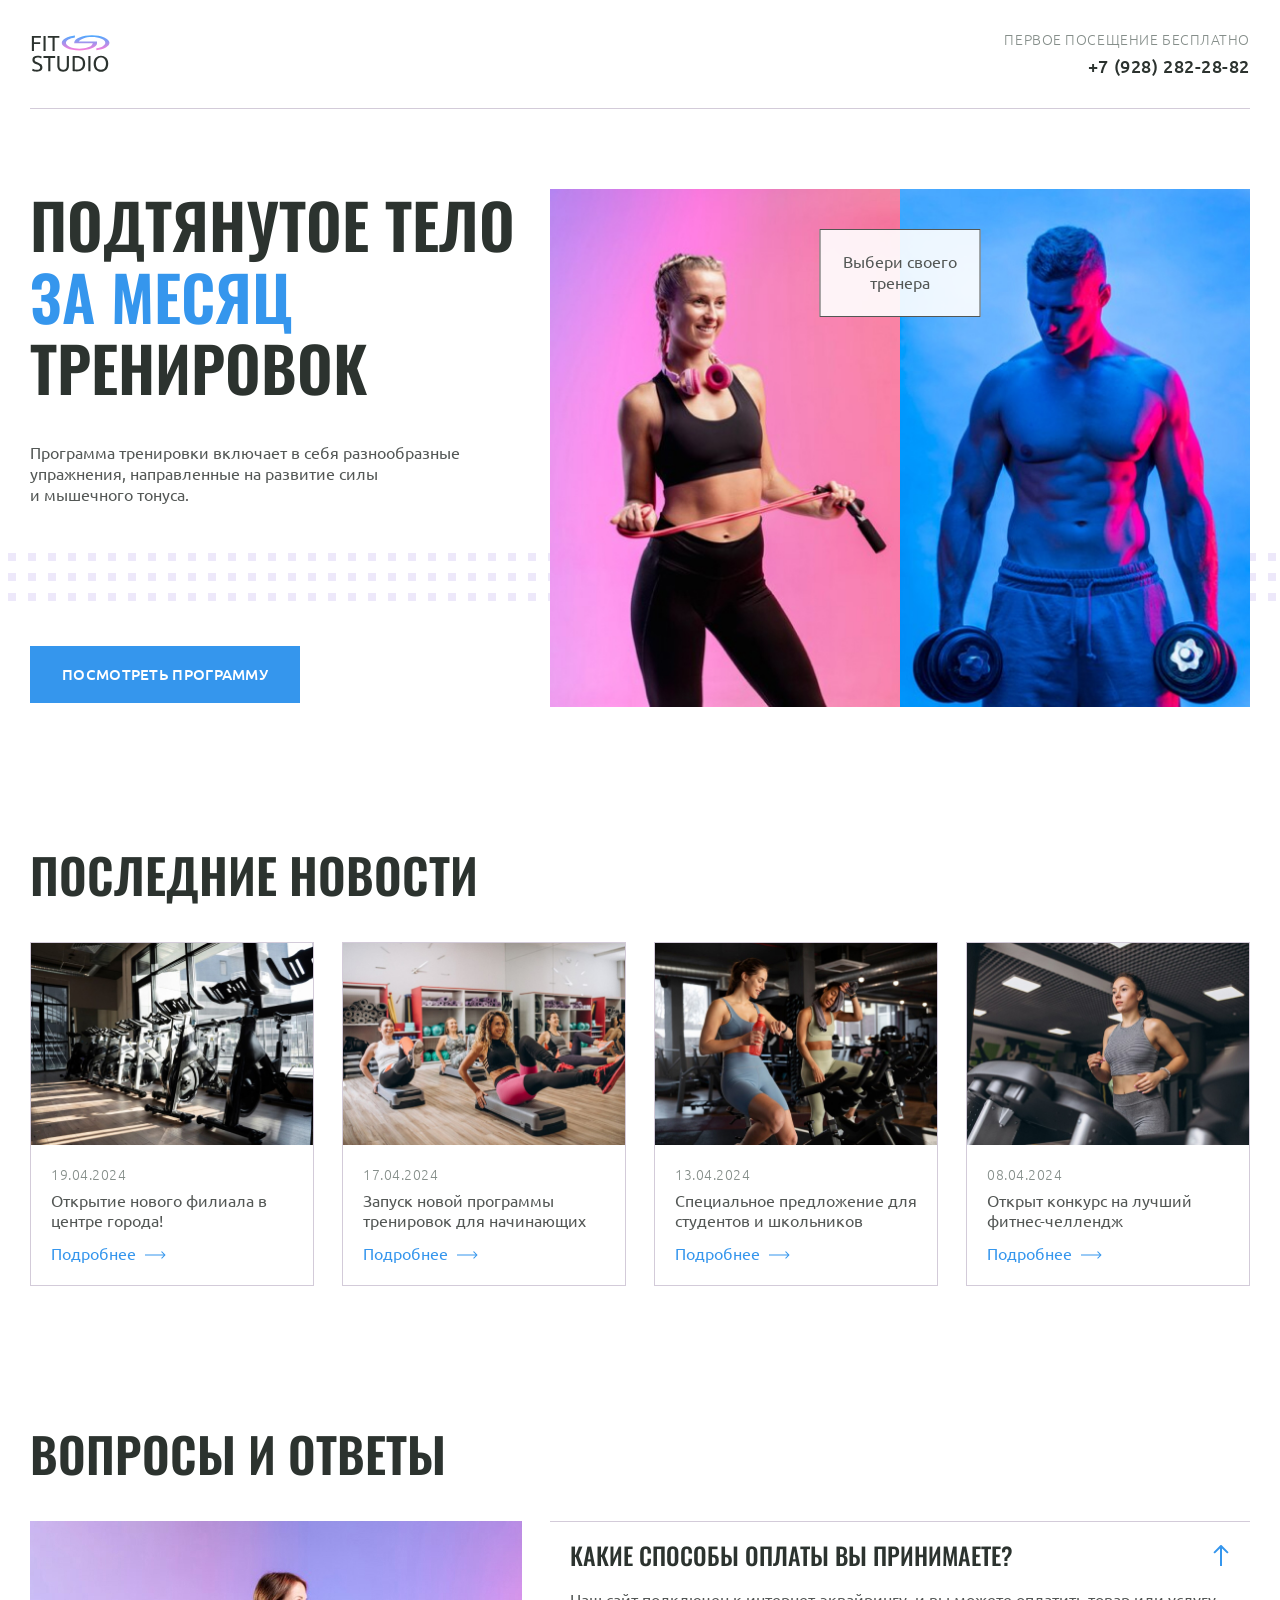
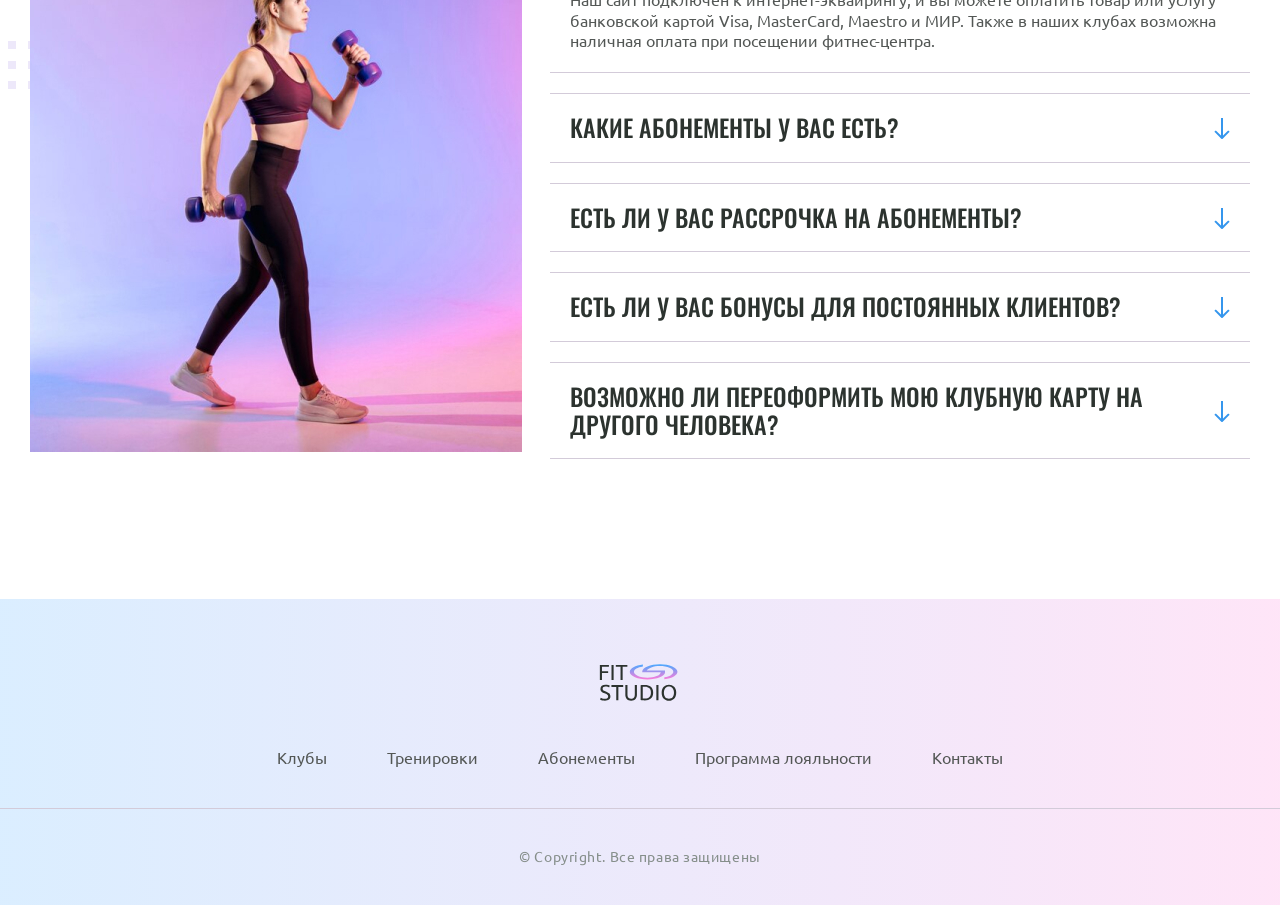
<file: fit/index.html>
<!doctype html>
<html lang="ru" class="home-page">
  <head>
    <meta charset="UTF-8" />
    <meta name="viewport" content="width=device-width, initial-scale=1.0" />
    <title>Fit Studio - Главная</title>
    <link rel="stylesheet" href="./css/normalize.css" />
    <link rel="stylesheet" href="./css/fonts.css" />
    <link rel="stylesheet" href="./css/globals.css" />
    <link rel="stylesheet" href="./css/header.css" />
    <link rel="stylesheet" href="./css/index.css" />
    <link rel="stylesheet" href="./css/footer.css" />
    <link
      rel="icon"
      type="image/svg+xml"
      sizes="128x128"
      href="./images/favicon-icon.svg"
    />
  </head>
  <body>
    <header class="header">
      <div class="container">
        <div class="header-inner">
          <a href="./index.html">
            <img
              src="./images/logo-icon.svg"
              width="84"
              height="45"
              alt="Логотип Fit Studio"
            />
          </a>
          <div class="phone text-sub">
            <p>Первое посещение бесплатно</p>
            <a href="tel:+79282822882">+7 (928) 282-28-82</a>
          </div>
        </div>
      </div>
    </header>
    <section class="hero section decor">
      <div class="container hero-container">
        <div class="hero-info">
          <h1>Подтянутое тело <strong>за месяц</strong> тренировок</h1>
          <p class="text">
            Программа тренировки включает в себя разнообразные упражнения,
            направленные на развитие силы и мышечного тонуса.
          </p>
          <a class="button" href="#">Посмотреть программу</a>
        </div>
        <div class="hero-images">
          <p class="hero-choose text">Выбери своего тренера</p>
          <img
            src="./images/sporty-woman-img.jpg"
            width="347"
            height="513"
            alt="Спортивная девушка держит в руках скакалку"
          />
          <img
            src="./images/sporty-man-img.jpg"
            width="353"
            height="513"
            alt="Спортивный мужчина держит в руках гантели"
          />
        </div>
      </div>
    </section>
    <section class="news section">
      <div class="container">
        <h2 class="title-large">Последние новости</h2>
        <div class="news-container">
          <article class="news-article">
            <header>
              <img
                src="./images/news/news-1-img.jpg"
                width="284"
                height="203"
                alt="Велотренажеры в спортивном зале"
              />
              <div class="news-info">
                <time class="news-date text-sub" datetime="2024-04-19">
                  19.04.2024
                </time>
                <h3 class="text">Открытие нового филиала в центре города!</h3>
              </div>
            </header>
            <footer>
              <a class="news-link" href="article.html">Подробнее</a>
            </footer>
          </article>
          <article class="news-article">
            <header>
              <img
                src="./images/news/news-2-img.jpg"
                width="284"
                height="203"
                alt="Группа женщин занимается спортом"
              />
              <div class="news-info">
                <time class="news-date text-sub" datetime="2024-04-17">
                  17.04.2024
                </time>
                <h3 class="text">
                  Запуск новой программы тренировок для начинающих
                </h3>
              </div>
            </header>
            <footer>
              <a class="news-link" href="article.html">Подробнее</a>
            </footer>
          </article>
          <article class="news-article">
            <header>
              <img
                src="./images/news/news-3-img.jpg"
                width="284"
                height="203"
                alt="Две девушки занимаются на велотренажерах"
              />
              <div class="news-info">
                <time class="news-date text-sub" datetime="2024-04-13">
                  13.04.2024
                </time>
                <h3 class="text">
                  Специальное предложение для студентов и школьников
                </h3>
              </div>
            </header>
            <footer>
              <a class="news-link" href="article.html">Подробнее</a>
            </footer>
          </article>
          <article class="news-article">
            <header>
              <img
                src="./images/news/news-4-img.jpg"
                width="284"
                height="203"
                alt="Девушка на беговой дорожке"
              />
              <div class="news-info">
                <time class="news-date text-sub" datetime="2024-04-08">
                  08.04.2024
                </time>
                <h3 class="text">Открыт конкурс на лучший фитнес-челлендж</h3>
              </div>
            </header>
            <footer>
              <a class="news-link" href="article.html">Подробнее</a>
            </footer>
          </article>
        </div>
      </div>
    </section>
    <section class="faq section decor">
      <div class="container">
        <h2 class="title-large">Вопросы и ответы</h2>
        <div class="faq-container">
          <img
            src="./images/sporty-woman-2-img.jpg"
            width="492"
            height="531"
            alt="Спортивная девушка с гантелями"
          />
          <div>
            <details name="faq" open>
              <summary class="title-medium">
                Какие способы оплаты вы принимаете?
              </summary>
              <p class="text">
                Наш сайт подключен к интернет-эквайрингу, и вы можете оплатить
                товар или услугу банковской картой Visa, MasterCard, Maestro и
                МИР. Также в наших клубах возможна наличная оплата при посещении
                фитнес-центра.
              </p>
            </details>
            <details name="faq">
              <summary class="title-medium">
                Какие абонементы у вас есть?
              </summary>
              <p class="text">
                Наш сайт подключен к интернет-эквайрингу, и вы можете оплатить
                товар или услугу банковской картой Visa, MasterCard, Maestro и
                МИР. Также в наших клубах возможна наличная оплата при посещении
                фитнес-центра.
              </p>
            </details>
            <details name="faq">
              <summary class="title-medium">
                Есть ли у вас рассрочка на абонементы?
              </summary>
              <p class="text">
                Наш сайт подключен к интернет-эквайрингу, и вы можете оплатить
                товар или услугу банковской картой Visa, MasterCard, Maestro и
                МИР. Также в наших клубах возможна наличная оплата при посещении
                фитнес-центра.
              </p>
            </details>
            <details name="faq">
              <summary class="title-medium">
                Есть ли у вас бонусы для постоянных клиентов?
              </summary>
              <p class="text">
                Наш сайт подключен к интернет-эквайрингу, и вы можете оплатить
                товар или услугу банковской картой Visa, MasterCard, Maestro и
                МИР. Также в наших клубах возможна наличная оплата при посещении
                фитнес-центра.
              </p>
            </details>
            <details name="faq">
              <summary class="title-medium">
                Возможно ли переоформить мою клубную карту на другого человека?
              </summary>
              <p class="text">
                Наш сайт подключен к интернет-эквайрингу, и вы можете оплатить
                товар или услугу банковской картой Visa, MasterCard, Maestro и
                МИР. Также в наших клубах возможна наличная оплата при
                посещенииß фитнес-центра.
              </p>
            </details>
          </div>
        </div>
      </div>
    </section>
    <footer class="footer">
      <div class="footer-top">
        <div class="container">
          <a class="footer-logo" href="/">
            <img
              src="./images/logo-icon.svg"
              width="84"
              height="45"
              alt="Логотип Fit Studio"
            />
          </a>
          <nav class="menu">
            <ul>
              <li><a href="#">Клубы</a></li>
              <li><a href="#">Тренировки</a></li>
              <li><a href="#">Абонементы</a></li>
              <li><a href="#">Программа лояльности</a></li>
              <li><a href="#">Контакты</a></li>
            </ul>
          </nav>
        </div>
      </div>
      <div class="container">
        <p class="copyright">&copy; Copyright. Все права защищены</p>
      </div>
    </footer>
  </body>
</html>
</file>
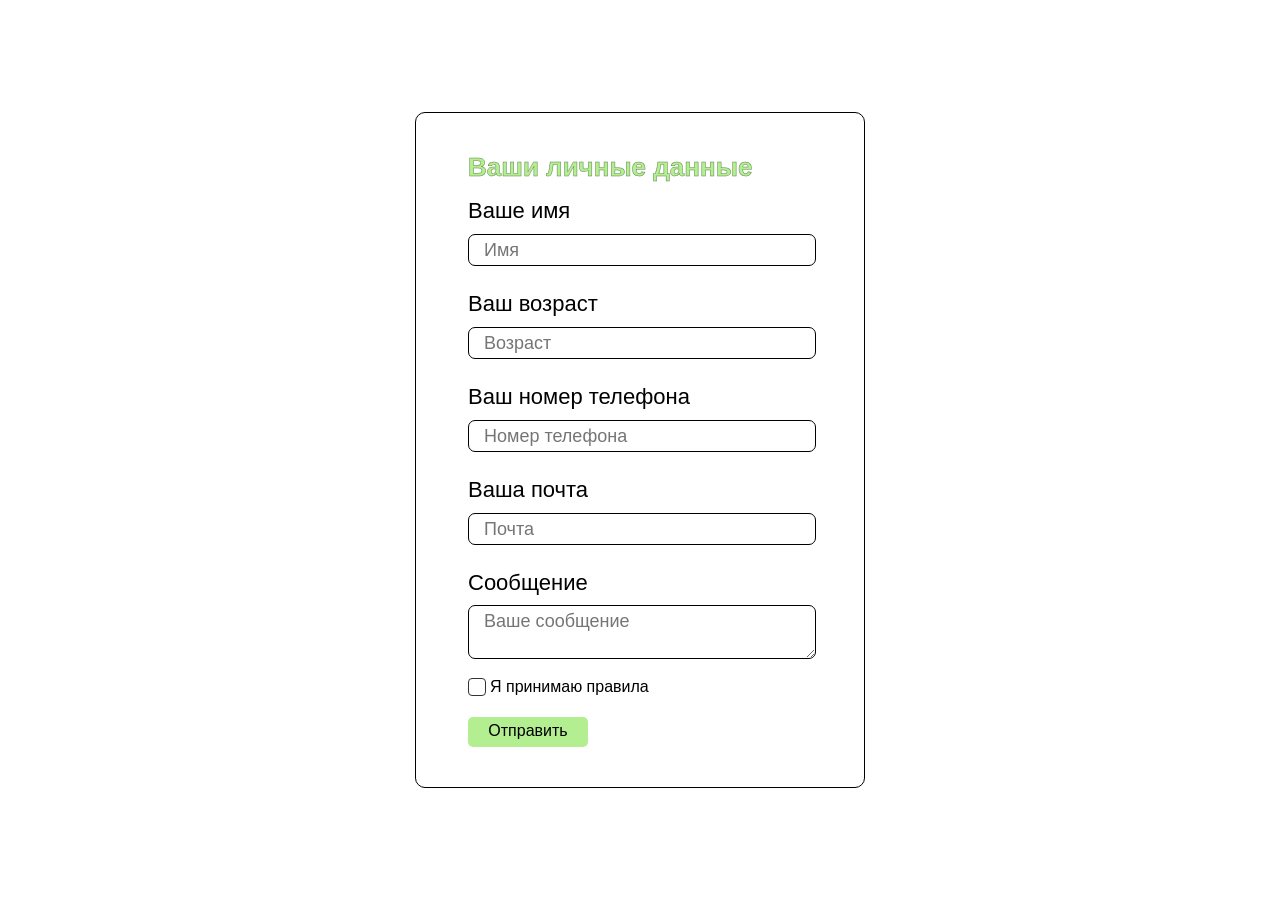
<file: form/index.html>
<!doctype html>
<html lang="ru">
  <head>
    <meta charset="UTF-8" />
    <meta name="viewport" content="width=device-width, initial-scale=1.0" />
    <title>Практика по формам</title>
    <link rel="stylesheet" href="./css/normalize.css" />
    <link rel="stylesheet" href="./css/style.css" />
  </head>
  <body>
    <form class="form">
      <fieldset class="fieldset">
        <legend class="legend">Ваши личные данные</legend>
        <label class="label">
          <span class="text">Ваше имя</span>
          <input
            class="input"
            type="text"
            name="name"
            placeholder="Имя"
            required
          />
        </label>
        <label class="label">
          <span class="text">Ваш возраст</span>
          <input
            class="input"
            type="number"
            name="age"
            placeholder="Возраст"
            required
          />
        </label>
        <label class="label">
          <span class="text">Ваш номер телефона</span>
          <input
            class="input"
            type="tel"
            name="phone"
            placeholder="Номер телефона"
            required
          />
        </label>
        <label class="label">
          <span class="text">Ваша почта</span>
          <input
            class="input"
            type="email"
            name="email"
            placeholder="Почта"
            required
          />
        </label>
      </fieldset>
      <fieldset class="fieldset">
        <label class="label">
          <span class="text">Сообщение</span>
          <textarea
            class="textarea"
            name="message"
            placeholder="Ваше сообщение"
            required
          ></textarea>
        </label>
        <label class="label checkbox-label">
          <input class="checkbox" type="checkbox" required />
          Я принимаю правила
        </label>
        <button class="button">Отправить</button>
      </fieldset>
    </form>
  </body>
</html>
</file>
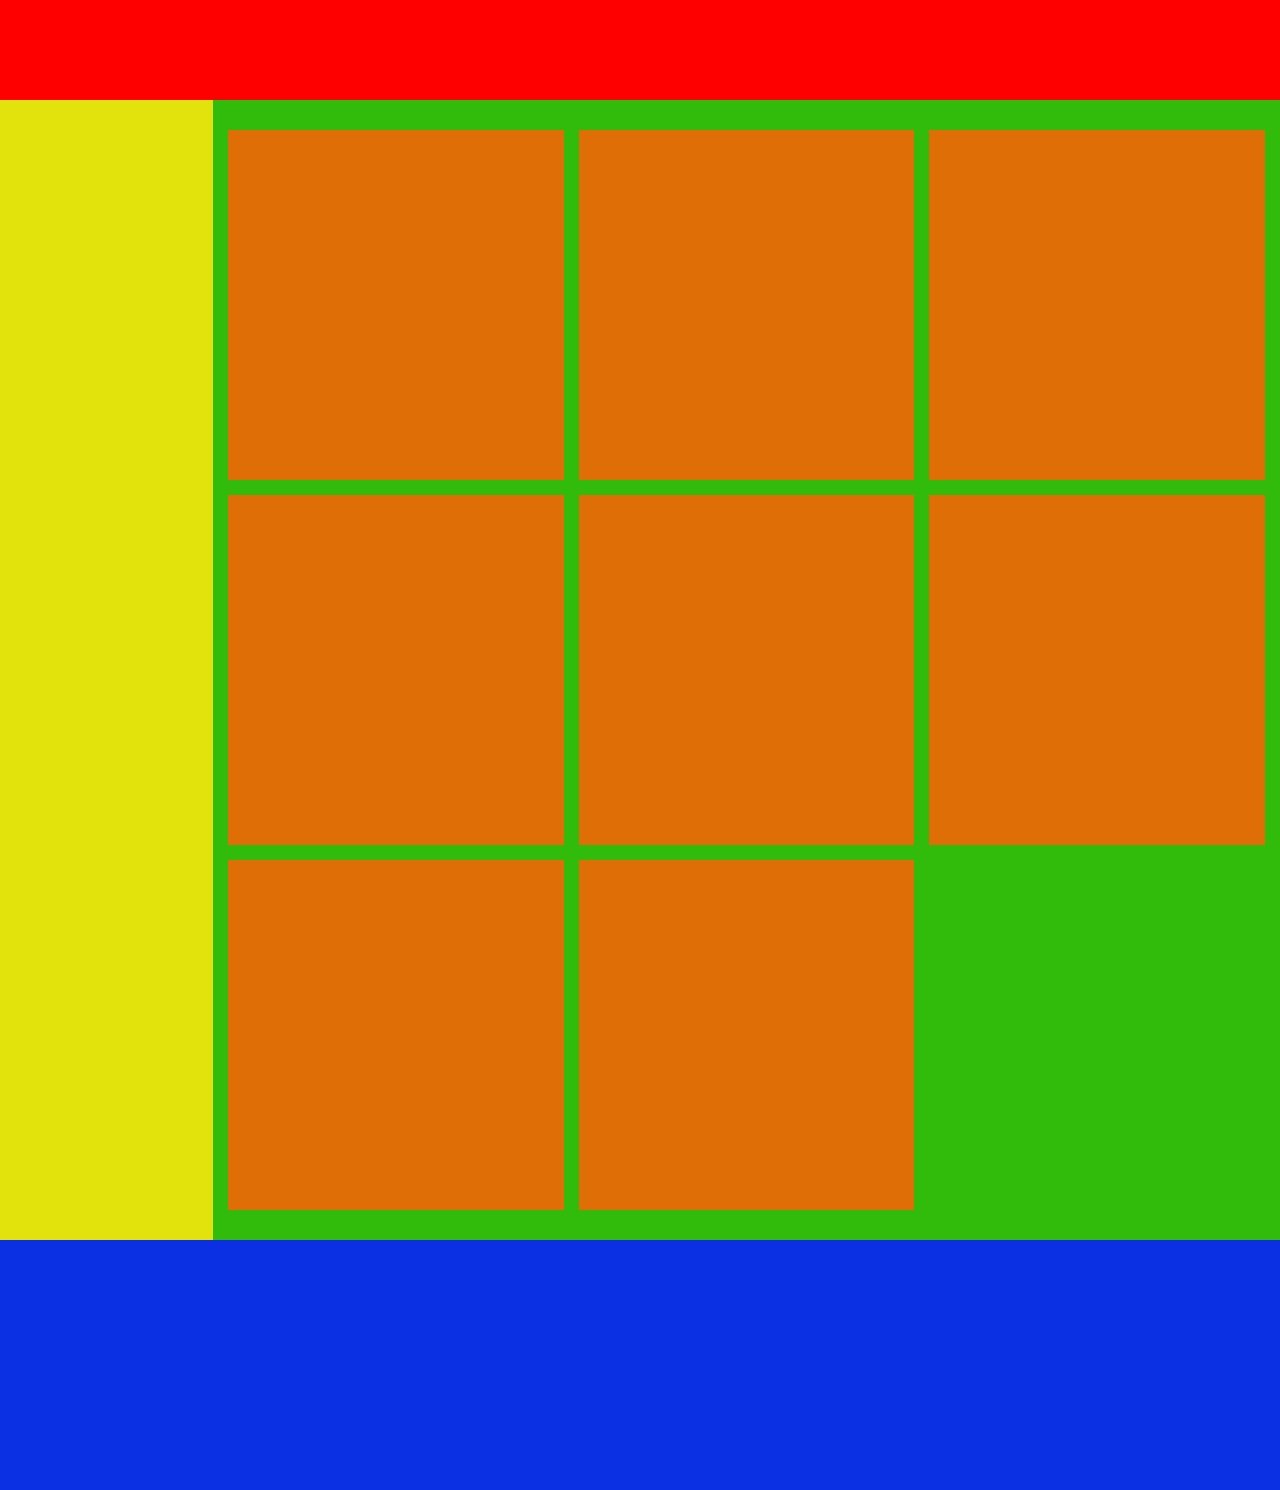
<file: grid/index.html>
<!DOCTYPE html>
<html lang="ru">
  <head>
    <meta charset="UTF-8" />
    <meta name="viewport" content="width=device-width, initial-scale=1.0" />
    <title>Grid</title>
    <link rel="stylesheet" href="./css/style.css" />
  </head>
  <body>
    <div class="wrapper">
      <header class="header"></header>
      <aside class="aside"></aside>
      <main class="main">
        <div class="container">
          <article class="article"></article>
          <article class="article"></article>
          <article class="article"></article>
          <article class="article"></article>
          <article class="article"></article>
          <article class="article"></article>
          <article class="article"></article>
          <article class="article"></article>
        </div>
      </main>
      <footer class="footer"></footer>
    </div>
  </body>
</html>
</file>
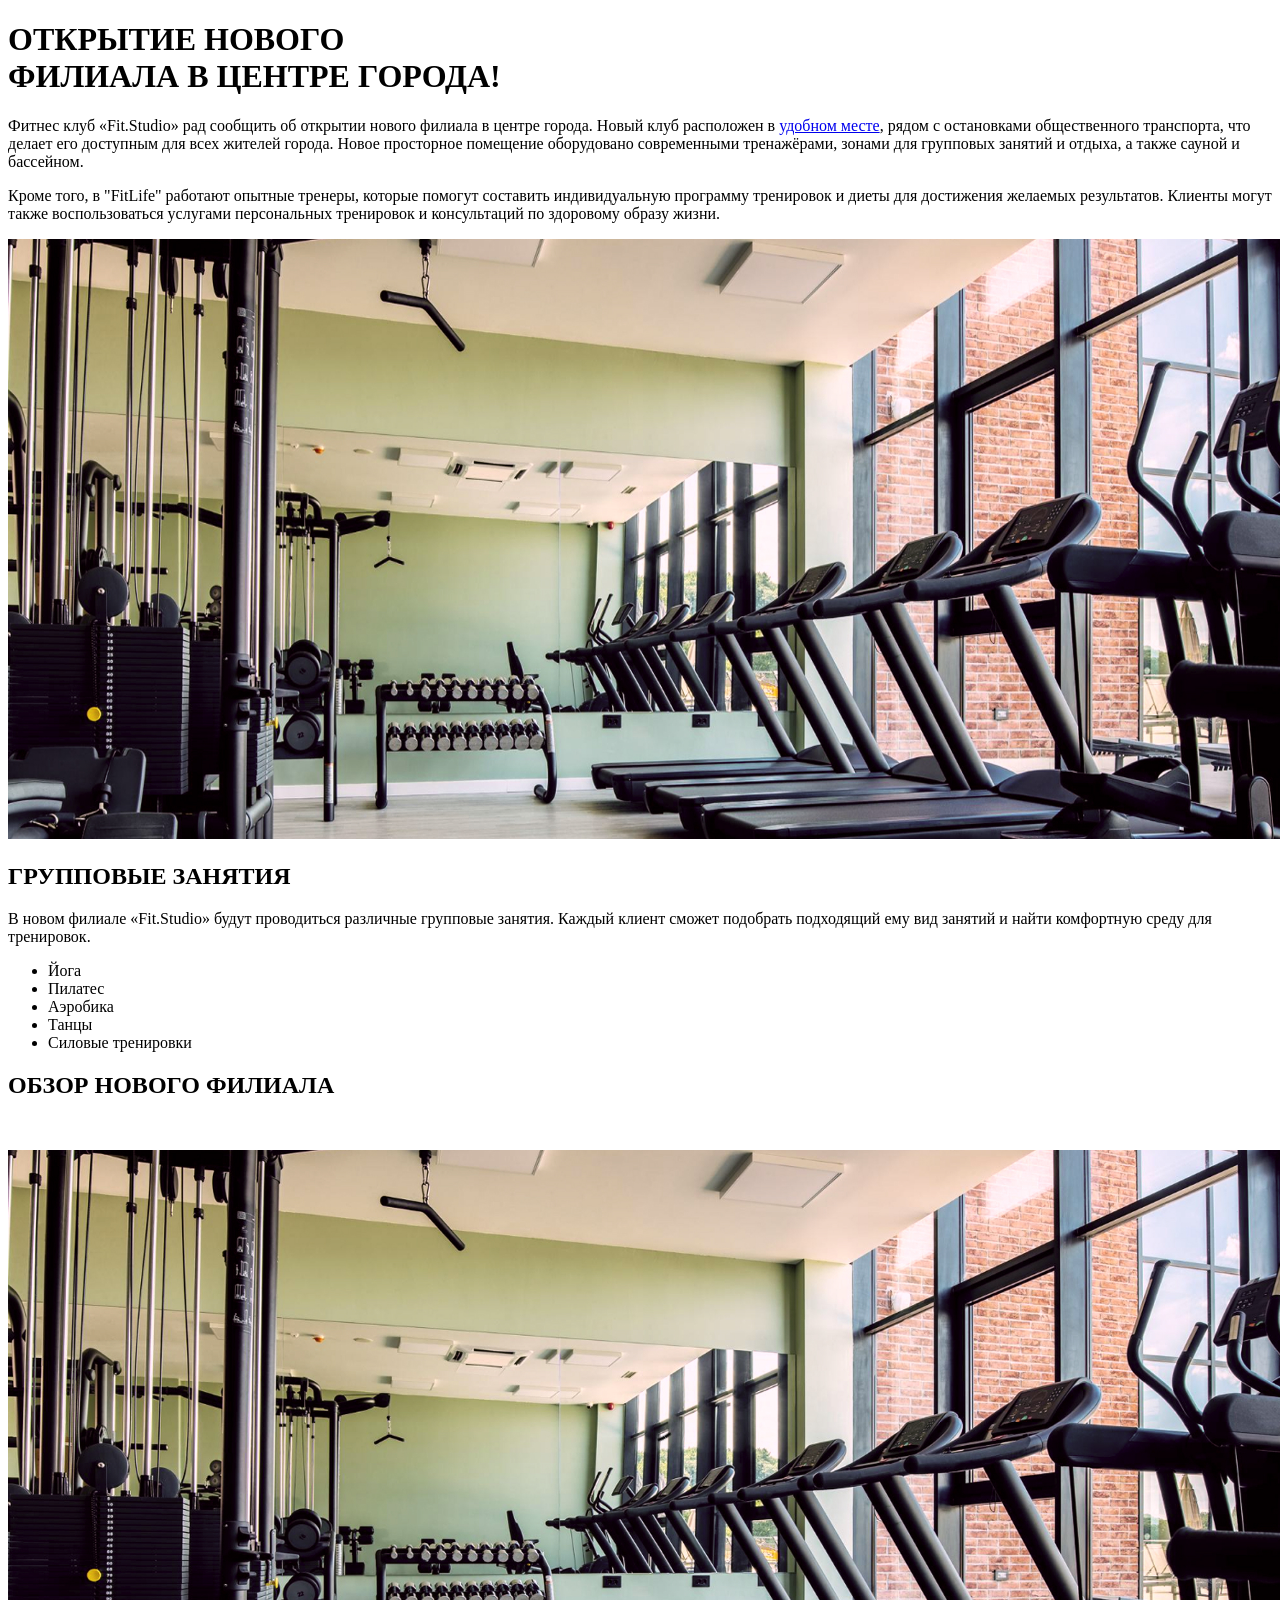
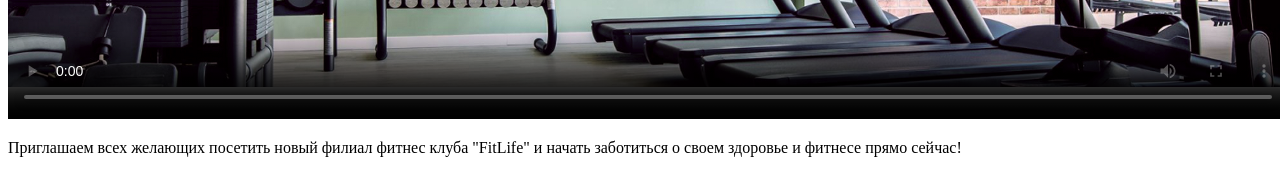
<file: gym/index.html>
<!doctype html>
<html lang="ru">
  <head>
    <meta charset="UTF-8" />
    <meta name="viewport" content="width=device-width, initial-scale=1.0" />
    <title>Статья</title>
  </head>
  <body>
    <h1>
      ОТКРЫТИЕ НОВОГО <br />
      ФИЛИАЛА В ЦЕНТРЕ ГОРОДА!
    </h1>
    <p>
      Фитнес клуб «Fit.Studio» рад сообщить об открытии нового филиала в центре
      города. Новый клуб расположен в <a href="#">удобном месте</a>, рядом с
      остановками общественного транспорта, что делает его доступным для всех
      жителей города. Новое просторное помещение оборудовано современными
      тренажёрами, зонами для групповых занятий и отдыха, а также сауной и
      бассейном.
    </p>
    <p>
      Кроме того, в "FitLife" работают опытные тренеры, которые помогут
      составить индивидуальную программу тренировок и диеты для достижения
      желаемых результатов. Клиенты могут также воспользоваться услугами
      персональных тренировок и консультаций по здоровому образу жизни.
    </p>
    <img
      src="./images/gym-image.jpg"
      alt="тренажерный зал"
      width="1280"
      height="600"
    />
    <h2>ГРУППОВЫЕ ЗАНЯТИЯ</h2>
    <p>
      В новом филиале «Fit.Studio» будут проводиться различные групповые
      занятия. Каждый клиент сможет подобрать подходящий ему вид занятий и найти
      комфортную среду для тренировок.
    </p>
    <ul>
      <li>Йога</li>
      <li>Пилатес</li>
      <li>Аэробика</li>
      <li>Танцы</li>
      <li>Силовые тренировки</li>
    </ul>
    <h2>ОБЗОР НОВОГО ФИЛИАЛА</h2>
    <video
      src="./video/gym-video.mp4"
      controls
      poster="./images/gym-image.jpg"
      width="1280"
      height="600"
    ></video>
    <p>
      Приглашаем всех желающих посетить новый филиал фитнес клуба "FitLife" и
      начать заботиться о своем здоровье и фитнесе прямо сейчас!
    </p>
  </body>
</html>
</file>
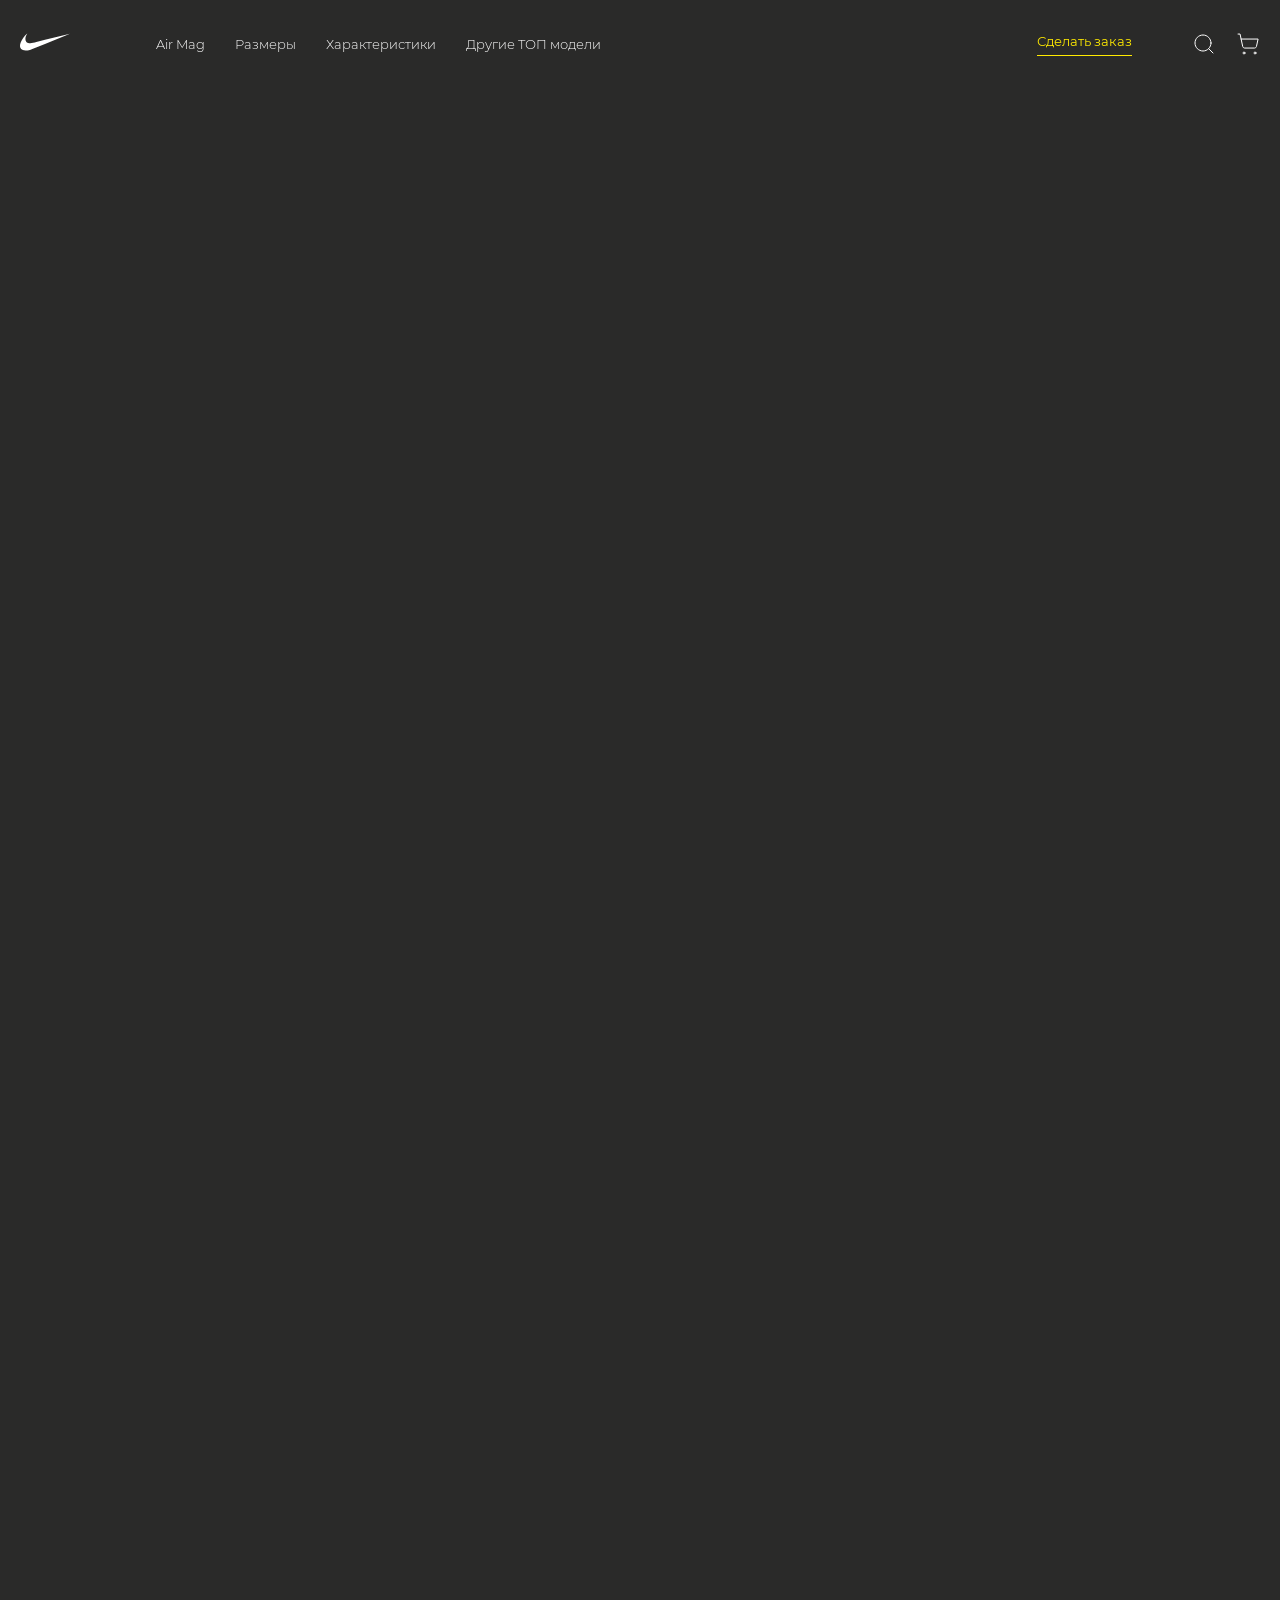
<file: nike/index.html>
<!doctype html>
<html class="page" lang="ru">
  <head>
    <meta charset="UTF-8" />
    <meta name="viewport" content="width=device-width, initial-scale=1.0" />
    <link rel="stylesheet" href="./css/index.css" />
    <link
      rel="shortcut icon"
      href="./icons/nike-favicon-48x48.ico"
      type="image/x-icon"
    />
    <script defer src="./js/index.js" type="module"></script>
    <title>Nike Air Mag</title>
  </head>
  <body class="page__body">
    <header class="header">
      <div class="container header__container">
        <a class="logo header__logo" href="#">
          <img
            class="logo__img"
            src="./icons/logo-icon.svg"
            alt="Логотип Nike"
            width="50"
            height="20"
          />
        </a>
        <nav
          class="menu header__menu"
          id="header__menu"
          aria-label="Главное меню"
        >
          <ul class="menu__list">
            <li class="menu__item">
              <a class="menu__link" href="#air-mag" lang="en">Air Mag</a>
            </li>
            <li class="menu__item">
              <a class="menu__link" href="#sizes">Размеры</a>
            </li>
            <li class="menu__item">
              <a class="menu__link" href="#characteristics">Характеристики</a>
            </li>
            <li class="menu__item">
              <a class="menu__link" href="#top-models">Другие ТОП модели</a>
            </li>
          </ul>
        </nav>
        <div class="header__controls">
          <a class="header__order" href="#">Сделать заказ</a>
          <div class="header__actions">
            <button
              class="header__actions-button"
              title="Поиск"
              aria-label="Поиск"
            >
              <svg width="24" height="24">
                <use
                  class="header__actions-icon"
                  href="./icons/sprite.svg#search"
                ></use>
              </svg>
            </button>
            <button
              class="header__actions-button"
              title="Корзина"
              aria-label="Корзина"
            >
              <svg width="24" height="24">
                <use
                  class="header__actions-icon"
                  href="./icons/sprite.svg#cart"
                ></use>
              </svg>
            </button>
            <button
              class="header__burger burger"
              aria-label="Открыть меню"
              aria-expanded="false"
              aria-controls="header__menu"
            >
              <svg width="24" height="24">
                <use
                  class="burger__icon-menu"
                  href="./icons/sprite.svg#burger"
                ></use>
                <use
                  class="burger__icon-cross"
                  href="./icons/sprite.svg#cross"
                ></use>
              </svg>
            </button>
          </div>
        </div>
      </div>
    </header>
  </body>
</html>
</file>
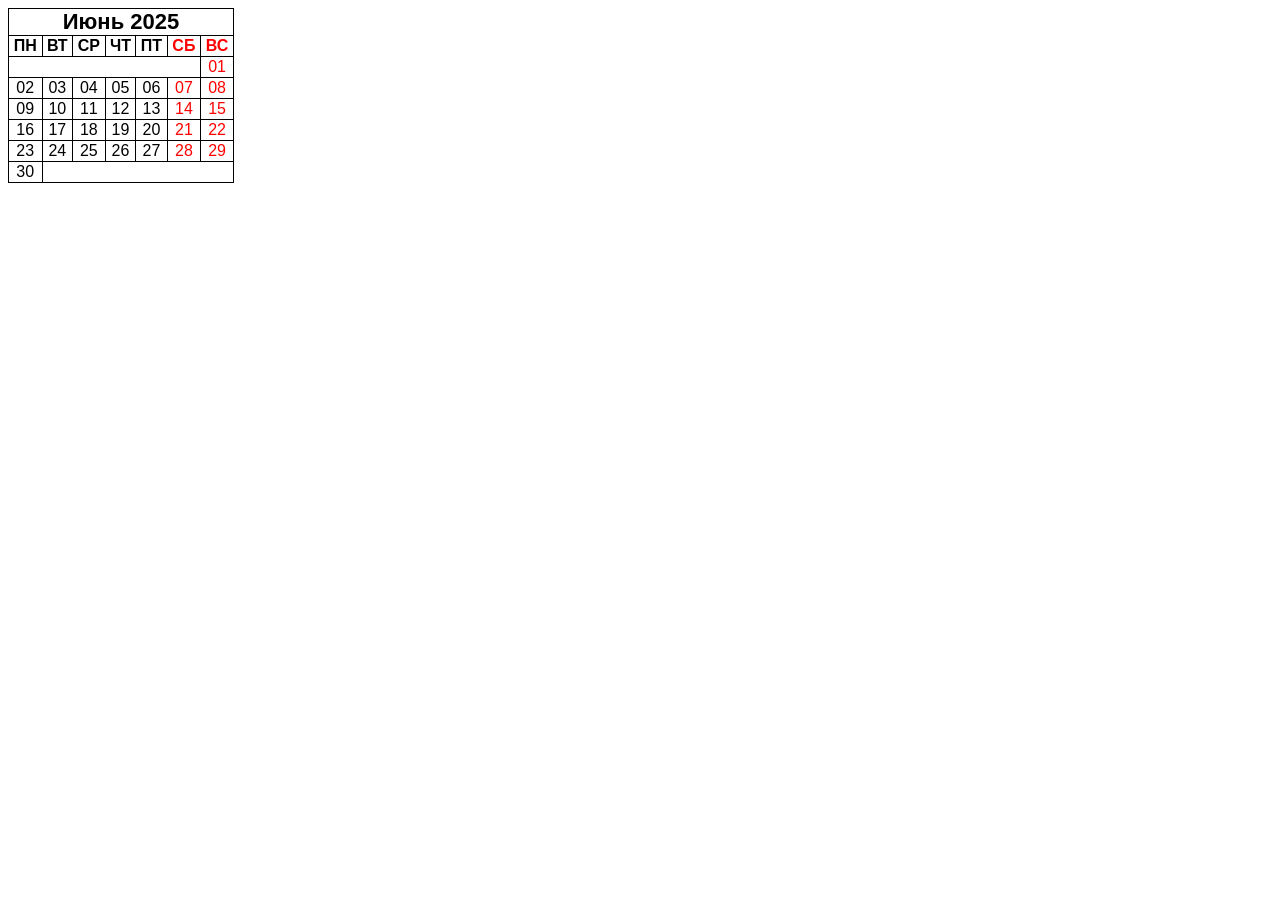
<file: table/index.html>
<!doctype html>
<html lang="ru">
  <head>
    <meta charset="UTF-8" />
    <meta name="viewport" content="width=device-width, initial-scale=1.0" />
    <title>Практика по таблицам</title>
    <link rel="stylesheet" href="./css/style.css" />
  </head>
  <body>
    <table>
      <caption>
        Июнь 2025
      </caption>
      <thead>
        <tr>
          <th>ПН</th>
          <th>ВТ</th>
          <th>СР</th>
          <th>ЧТ</th>
          <th>ПТ</th>
          <th class="red">СБ</th>
          <th class="red">ВС</th>
        </tr>
      </thead>
      <tbody>
        <tr>
          <td colspan="6"></td>
          <td class="red">01</td>
        </tr>
        <tr>
          <td>02</td>
          <td>03</td>
          <td>04</td>
          <td>05</td>
          <td>06</td>
          <td class="red">07</td>
          <td class="red">08</td>
        </tr>
        <tr>
          <td>09</td>
          <td>10</td>
          <td>11</td>
          <td>12</td>
          <td>13</td>
          <td class="red">14</td>
          <td class="red">15</td>
        </tr>
        <tr>
          <td>16</td>
          <td>17</td>
          <td>18</td>
          <td>19</td>
          <td>20</td>
          <td class="red">21</td>
          <td class="red">22</td>
        </tr>
        <tr>
          <td>23</td>
          <td>24</td>
          <td>25</td>
          <td>26</td>
          <td>27</td>
          <td class="red">28</td>
          <td class="red">29</td>
        </tr>
        <tr>
          <td>30</td>
          <td colspan="6"></td>
        </tr>
      </tbody>
    </table>
  </body>
</html>
</file>
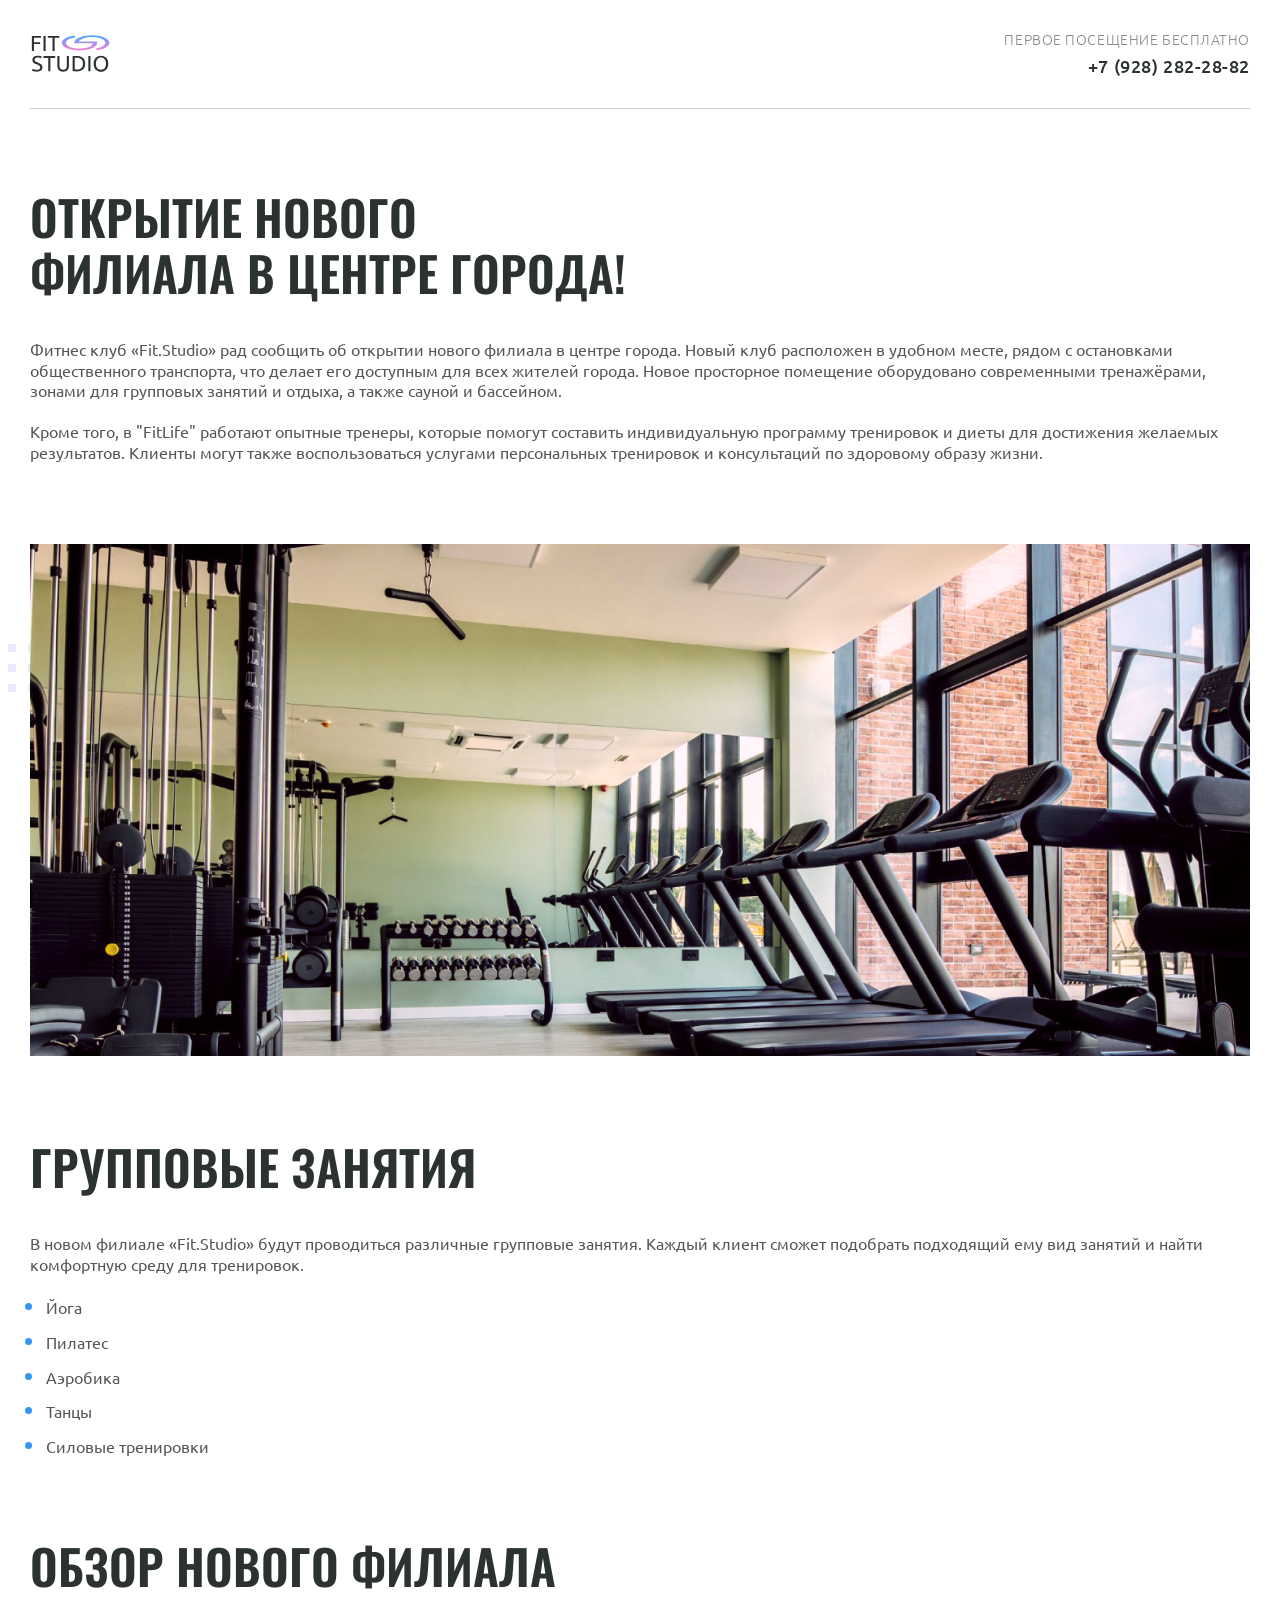
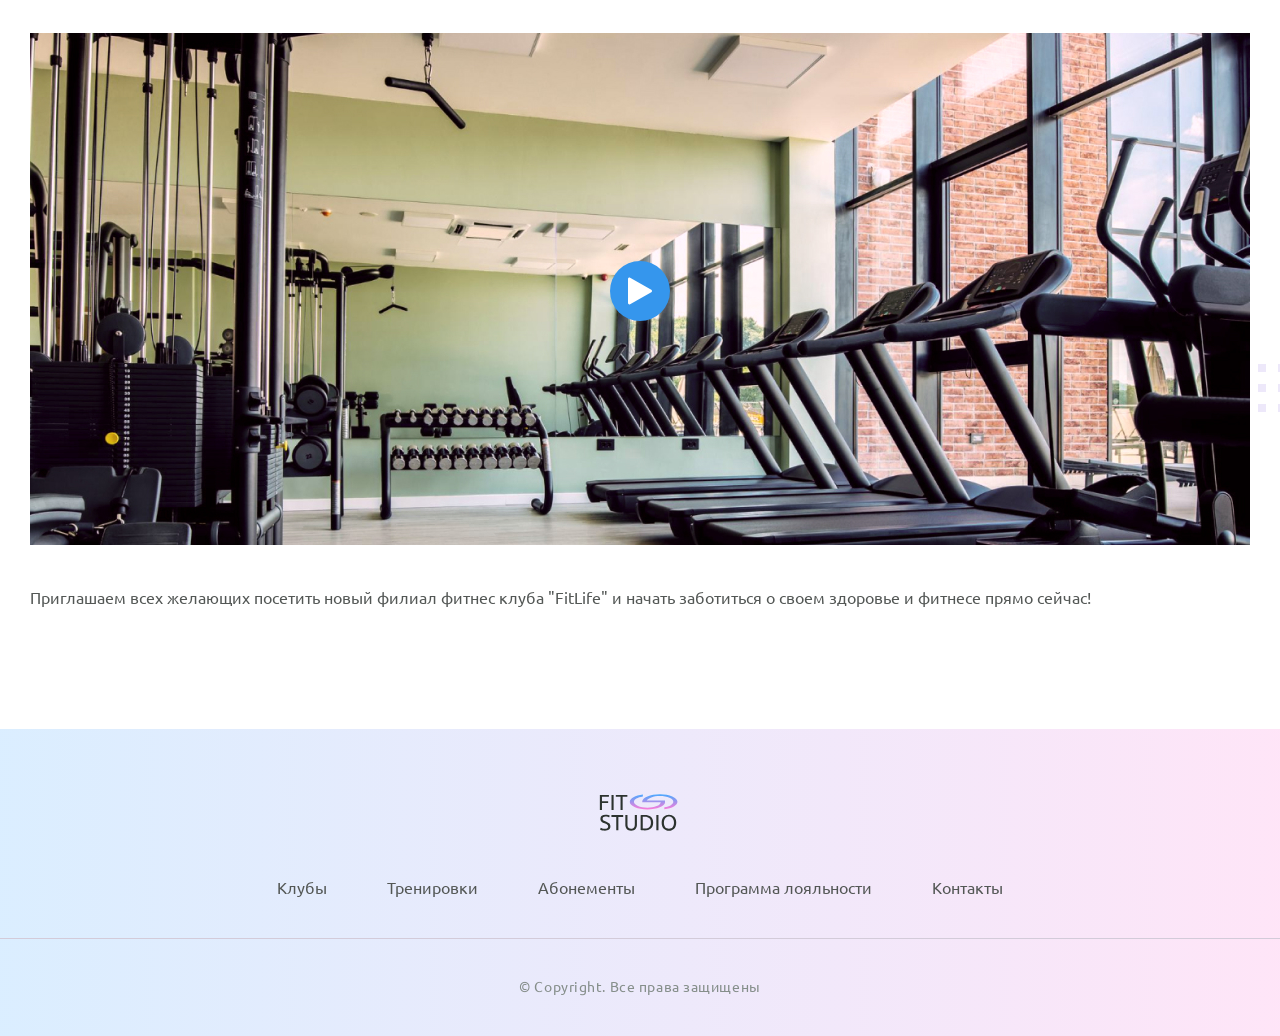
<file: bam/article.html>
<!doctype html>
<html lang="ru">
  <head>
    <meta charset="UTF-8" />
    <meta name="viewport" content="width=device-width, initial-scale=1.0" />
    <title>Fit Studio - Открытие нового филиала!</title>
    <link rel="stylesheet" href="./css/normalize.css" />
    <link rel="stylesheet" href="./css/fonts.css" />
    <link rel="stylesheet" href="./css/globals.css" />
    <link rel="stylesheet" href="./css/header.css" />
    <link rel="stylesheet" href="./css/article.css" />
    <link rel="stylesheet" href="./css/footer.css" />
    <link
      rel="icon"
      type="image/svg+xml"
      sizes="128x128"
      href="./images/favicon-icon.svg"
    />
  </head>
  <body>
    <header class="header">
      <div class="container">
        <div class="header__inner">
          <a class="header__logo" href="./index.html">
            <img
              src="./images/logo-icon.svg"
              width="84"
              height="45"
              alt="Логотип Fit Studio"
            />
          </a>
          <div class="header__phone text-sub">
            <p class="header__phone-text">Первое посещение бесплатно</p>
            <a class="header__phone-link" href="tel:+79282822882"
              >+7 (928) 282-28-82</a
            >
          </div>
        </div>
      </div>
    </header>
    <article class="article">
      <section class="margin">
        <div class="container margin">
          <h1 class="title-large">Открытие нового филиала в центре города!</h1>
          <p class="article__text">
            Фитнес клуб «Fit.Studio» рад сообщить об открытии нового филиала
            в центре города. Новый клуб расположен в удобном месте, рядом
            с остановками общественного транспорта, что делает его доступным
            для всех жителей города. Новое просторное помещение оборудовано
            современными тренажёрами, зонами для групповых занятий и отдыха,
            а также сауной и бассейном.
          </p>
          <p class="article__text">
            Кроме того, в "FitLife" работают опытные тренеры, которые помогут
            составить индивидуальную программу тренировок и диеты для достижения
            желаемых результатов. Клиенты могут также воспользоваться услугами
            персональных тренировок и консультаций по здоровому образу жизни.
          </p>
        </div>
        <div class="article__decor-wrapper article__decor-wrapper--1 decor">
          <div class="container">
            <img
              class="article__img"
              src="./images/gym-img.jpg"
              width="1220"
              height="512"
              alt="Тренажерный зал"
            />
          </div>
        </div>
      </section>
      <section class="margin">
        <div class="container">
          <h2 class="title-large article__title-medium">Групповые занятия</h2>
          <p class="article__text">
            В новом филиале «Fit.Studio» будут проводиться различные групповые
            занятия. Каждый клиент сможет подобрать подходящий ему вид занятий
            и найти комфортную среду для тренировок.
          </p>
          <ul class="article__list article__text">
            <li class="article__item">Йога</li>
            <li class="article__item">Пилатес</li>
            <li class="article__item">Аэробика</li>
            <li class="article__item">Танцы</li>
            <li class="article__item">Силовые тренировки</li>
          </ul>
        </div>
      </section>

      <section>
        <div class="container">
          <h2 class="title-large article__title-medium">
            Обзор нового филиала
          </h2>
        </div>
        <div
          class="article__decor-wrapper article__decor-wrapper--2 margin-2 decor"
        >
          <div class="container">
            <button class="article__play-button">
              <img
                class="article__play-button-img"
                src="./images/play-icon.svg"
                width="24"
                height="24"
                alt="Запустить"
              />
            </button>
            <img
              class="article__img"
              src="./images/gym-img.jpg"
              width="1220"
              height="512"
              alt="Тренажерный зал"
            />
          </div>
        </div>
        <div class="container">
          <p class="article__text">
            Приглашаем всех желающих посетить новый филиал фитнес клуба
            "FitLife" и начать заботиться о своем здоровье и фитнесе прямо
            сейчас!
          </p>
        </div>
      </section>
    </article>
    <footer class="footer">
      <div class="footer__top">
        <div class="container">
          <a class="footer__logo" href="/">
            <img
              src="./images/logo-icon.svg"
              width="84"
              height="45"
              alt="Логотип Fit Studio"
            />
          </a>
          <nav class="footer__menu">
            <ul>
              <li><a class="footer__menu-link" href="#">Клубы</a></li>
              <li><a class="footer__menu-link" href="#">Тренировки</a></li>
              <li><a class="footer__menu-link" href="#">Абонементы</a></li>
              <li>
                <a class="footer__menu-link" href="#">Программа лояльности</a>
              </li>
              <li><a class="footer__menu-link" href="#">Контакты</a></li>
            </ul>
          </nav>
        </div>
      </div>
      <div class="container">
        <p class="copyright">&copy; Copyright. Все права защищены</p>
      </div>
    </footer>
  </body>
</html>
</file>
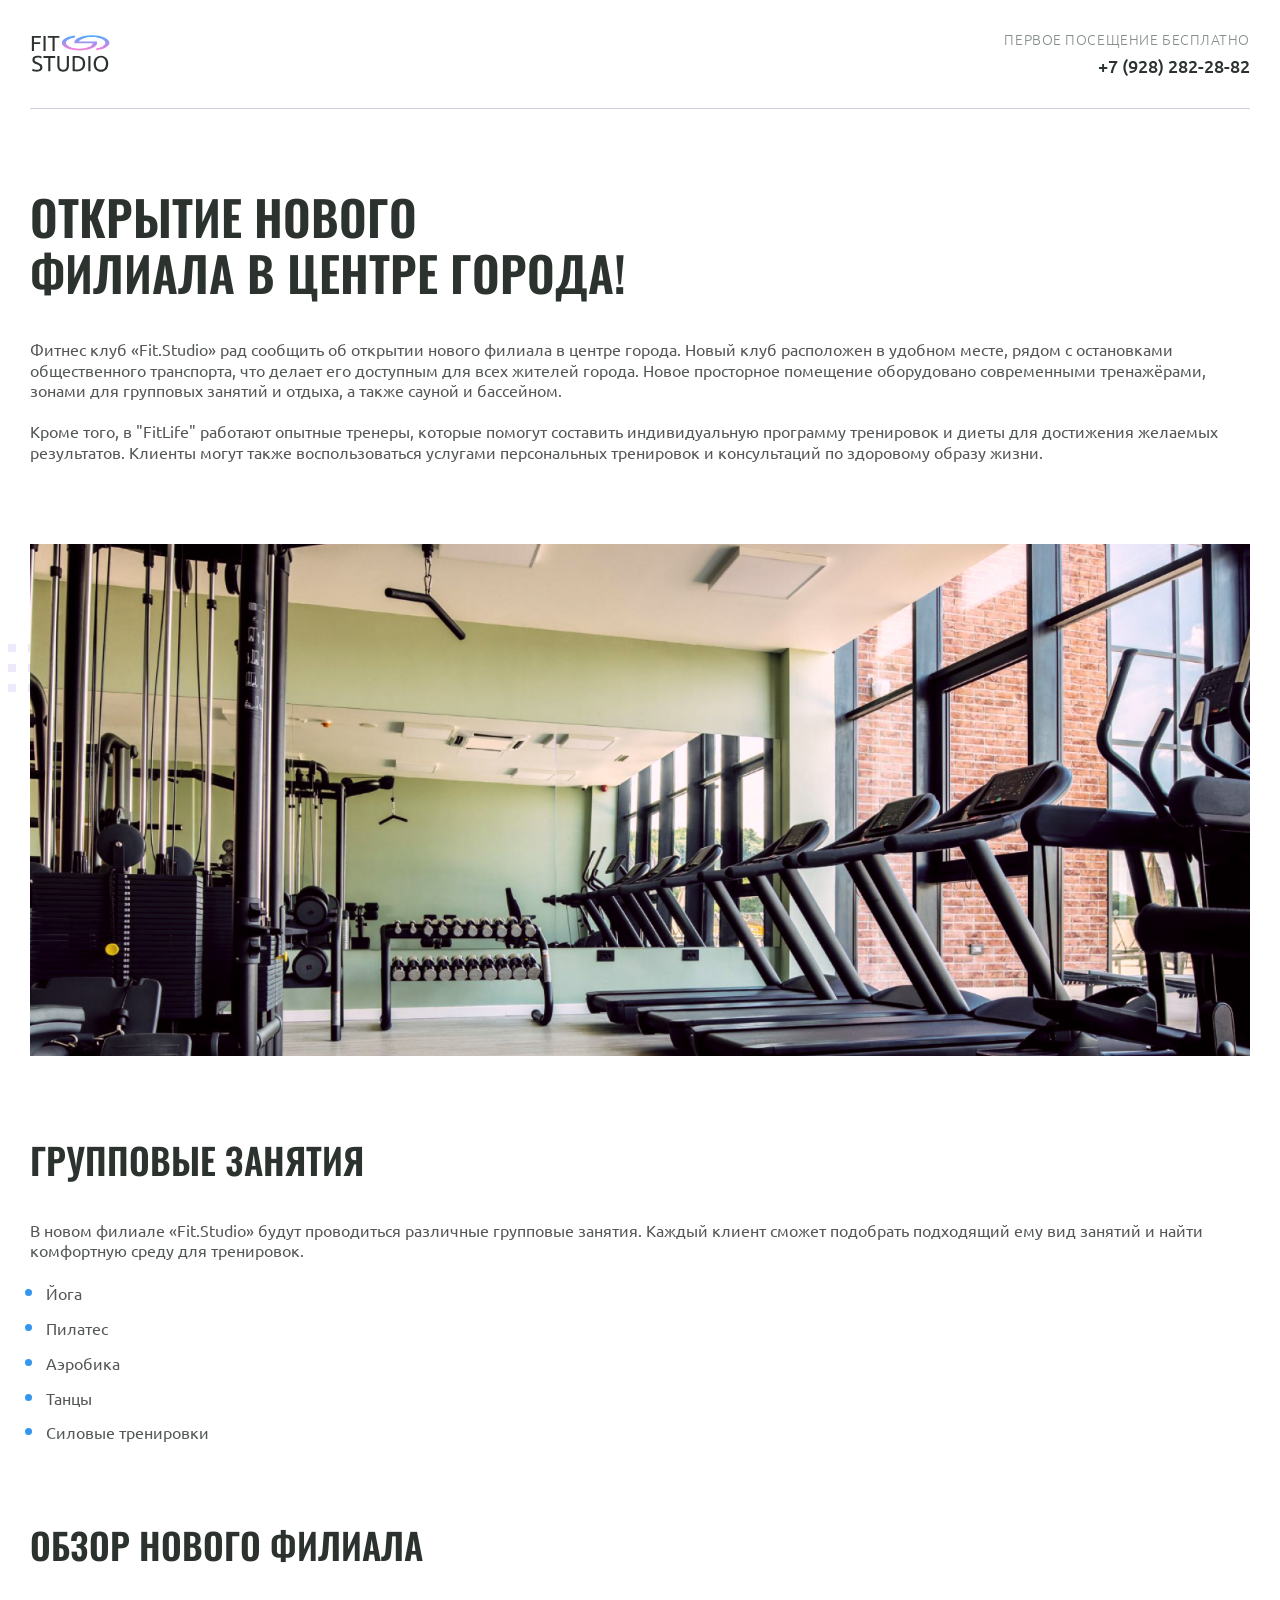
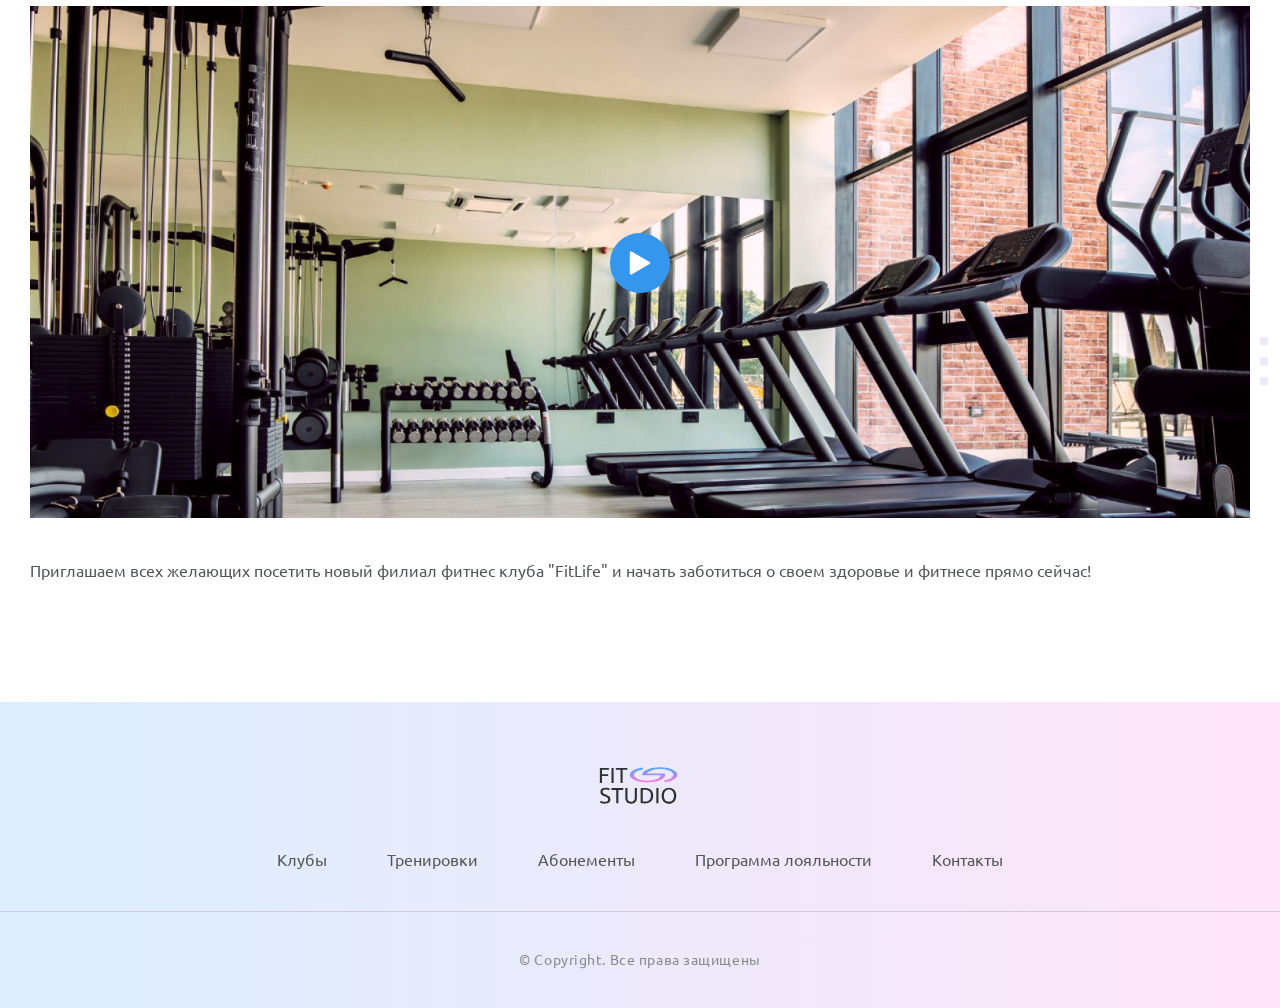
<file: fit-studio-1/article.html>
<!doctype html>
<html lang="ru">
  <head>
    <meta charset="UTF-8" />
    <meta name="viewport" content="width=device-width, initial-scale=1.0" />
    <title>Fit Studio - Открытие нового филиала!</title>
    <link rel="stylesheet" href="./css/normalize.css" />
    <link rel="stylesheet" href="./css/fonts.css" />
    <link rel="stylesheet" href="./css/globals.css" />
    <link rel="stylesheet" href="./css/header.css" />
    <link rel="stylesheet" href="./css/article.css" />
    <link rel="stylesheet" href="./css/footer.css" />
    <link
      rel="icon"
      type="image/svg+xml"
      sizes="128x128"
      href="./images/favicon-icon.svg"
    />
  </head>
  <body>
    <header class="header">
      <div class="container">
        <div class="header-inner">
          <a href="index.html">
            <img
              src="./images/logo-icon.svg"
              width="84"
              height="45"
              alt="логотип fit-studio"
            />
          </a>
          <div class="phone">
            <p class="text-sub">Первое посещение бесплатно</p>
            <a href="tel: +7 (928) 282-28-82">+7 (928) 282-28-82</a>
          </div>
        </div>
      </div>
    </header>
    <article class="article">
      <div class="container">
        <h1 class="article-title article-title-large">
          Открытие нового филиала в центре города!
        </h1>
        <p class="article-text">
          Фитнес клуб «Fit.Studio» рад сообщить об открытии нового филиала
          в центре города. Новый клуб расположен в удобном месте, рядом
          с остановками общественного транспорта, что делает его доступным
          для всех жителей города. Новое просторное помещение оборудовано
          современными тренажёрами, зонами для групповых занятий и отдыха,
          а также сауной и бассейном.
        </p>
        <p class="article-text article-mb-1">
          Кроме того, в "FitLife" работают опытные тренеры, которые помогут
          составить индивидуальную программу тренировок и диеты для достижения
          желаемых результатов. Клиенты могут также воспользоваться услугами
          персональных тренировок и консультаций по здоровому образу жизни.
        </p>
        <div class="article-decor-wrapper article-decor-wrapper-1 article-mb-1">
          <img
            class="article-img"
            src="./images/gym-img.jpg"
            width="1220"
            height="512"
            alt="Тренажерный зал"
          />
        </div>
        <h2 class="article-title article-title-medium">Групповые занятия</h2>
        <p class="article-text">
          В новом филиале «Fit.Studio» будут проводиться различные групповые
          занятия. Каждый клиент сможет подобрать подходящий ему вид занятий
          и найти комфортную среду для тренировок.
        </p>
        <ul class="article-list article-text article-mb-1">
          <li class="article-item">Йога</li>
          <li class="article-item">Пилатес</li>
          <li class="article-item">Аэробика</li>
          <li class="article-item">Танцы</li>
          <li class="article-item">Силовые тренировки</li>
        </ul>
        <h2 class="article-title article-title-medium">Обзор нового филиала</h2>
        <div class="article-decor-wrapper article-decor-wrapper-2 article-mb-2">
          <button class="article-play-button">
            <img
              src="./images/play-icon.svg"
              width="24"
              height="24"
              alt="Запустить"
            />
          </button>
          <img
            class="article-img"
            src="./images/gym-img.jpg"
            width="1220"
            height="512"
            alt="Тренажерный зал"
          />
        </div>
        <p class="article-text">
          Приглашаем всех желающих посетить новый филиал фитнес клуба "FitLife"
          и начать заботиться о своем здоровье и фитнесе прямо сейчас!
        </p>
      </div>
    </article>
    <footer class="footer">
      <div class="footer-top">
        <div class="container">
          <a class="footer-logo" href="/">
            <img
              src="./images/logo-icon.svg"
              width="84"
              height="45"
              alt="логотип fit-studio"
            />
          </a>
          <nav class="menu">
            <ul>
              <li><a href="#">Клубы</a></li>
              <li><a href="#">Тренировки</a></li>
              <li><a href="#">Абонементы</a></li>
              <li><a href="#">Программа лояльности</a></li>
              <li><a href="#">Контакты</a></li>
            </ul>
          </nav>
        </div>
      </div>
      <div class="container">
        <p class="copyright">&copy; Copyright. Все права защищены</p>
      </div>
    </footer>
  </body>
</html>
</file>
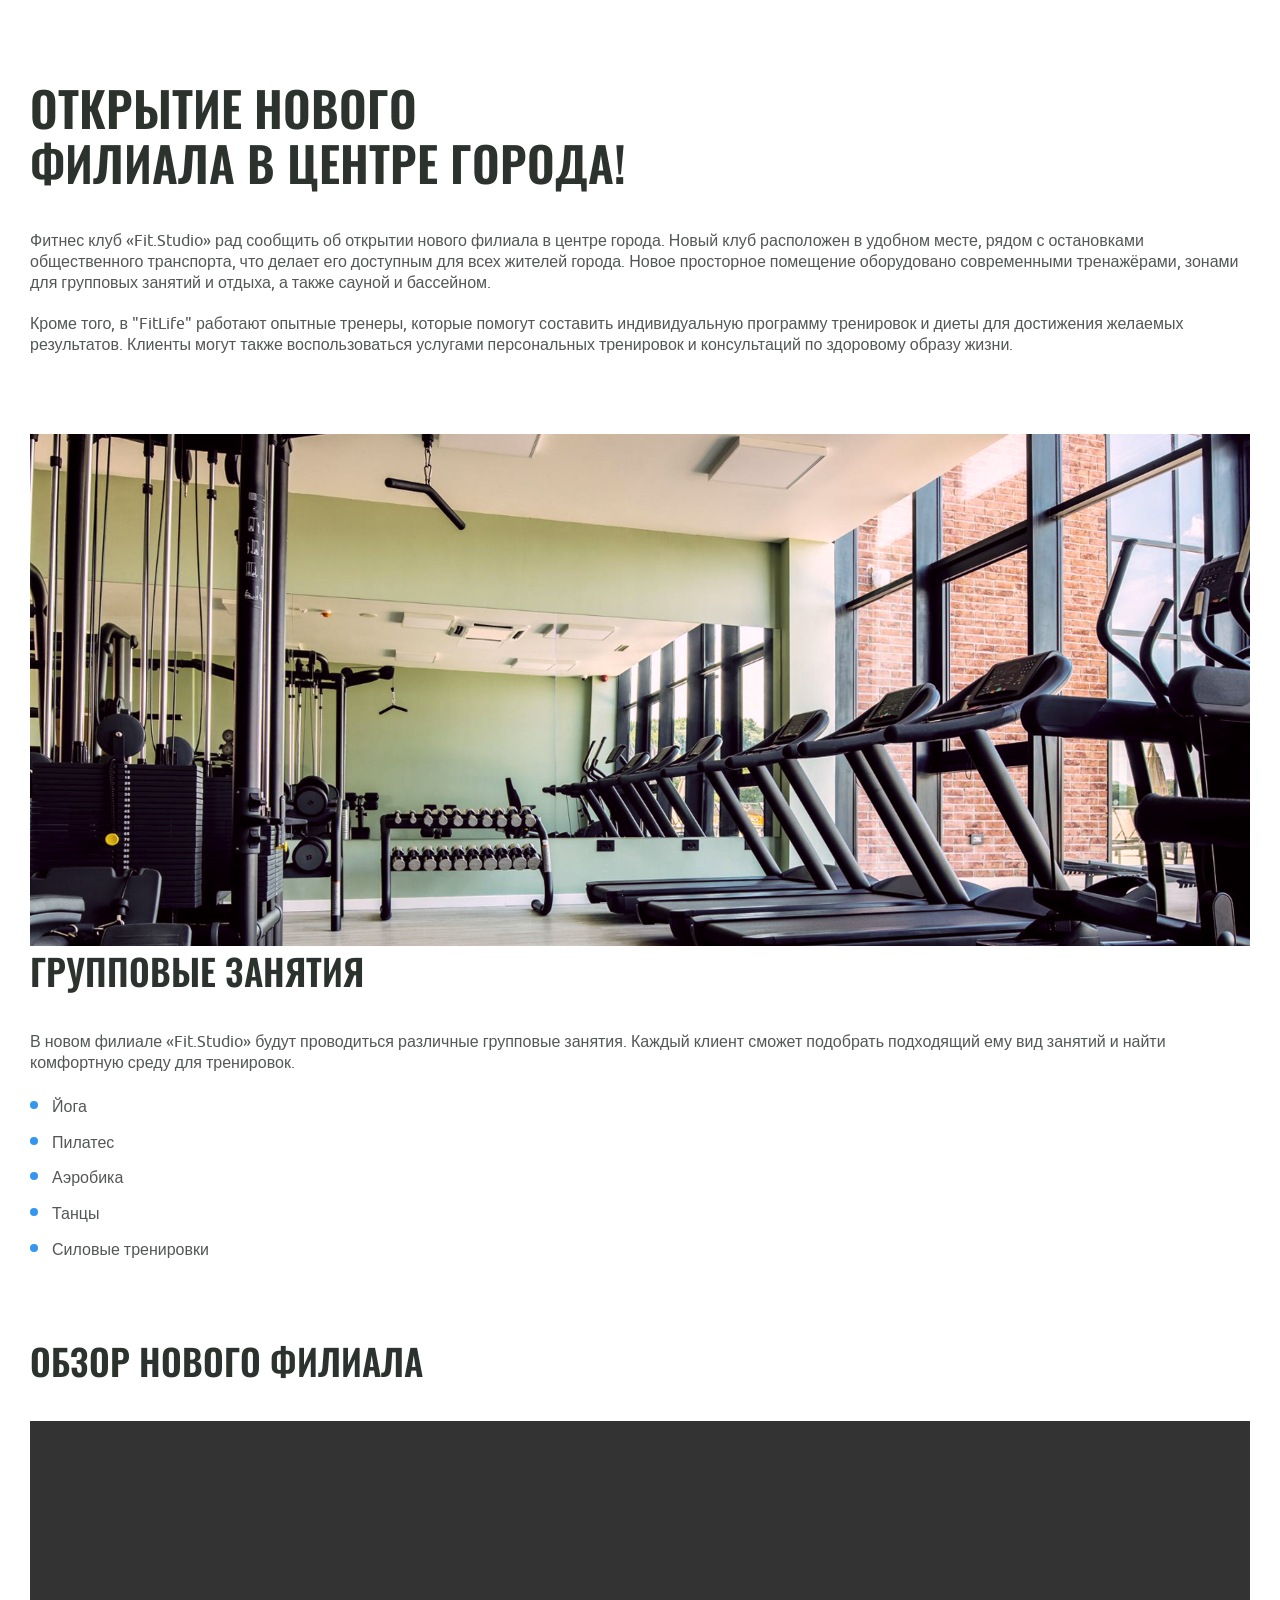
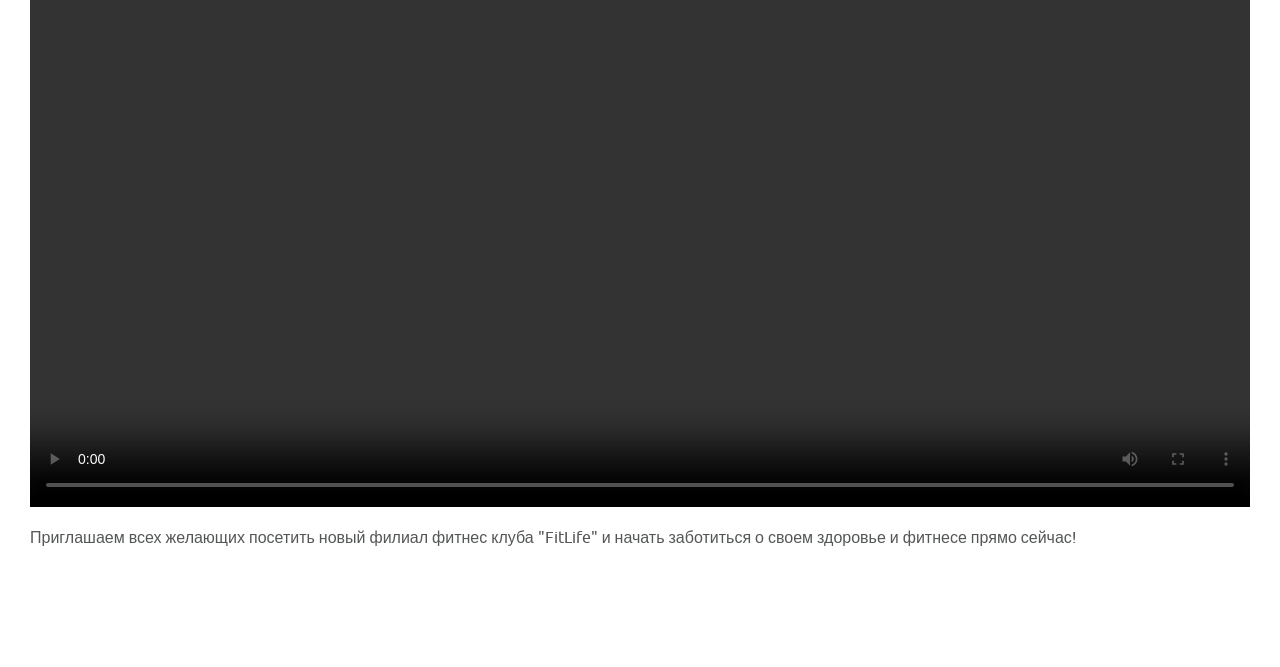
<file: fit-studio/article.html>
<!doctype html>
<html lang="ru">
  <head>
    <meta charset="UTF-8" />
    <meta name="viewport" content="width=device-width, initial-scale=1.0" />
    <title>Fit Studio - Открытие нового филиала!</title>
    <link rel="stylesheet" href="./css/normalize.css" />
    <link rel="stylesheet" href="./css/fonts.css" />
    <link rel="stylesheet" href="./css/article.css" />
  </head>
  <body>
    <article class="article">
      <div class="container">
        <h1 class="article-title article-title-first">
          Открытие нового филиала в центре города!
        </h1>
        <p class="article-p">
          Фитнес клуб «Fit.Studio» рад сообщить об открытии нового филиала
          в центре города. Новый клуб расположен в удобном месте, рядом
          с остановками общественного транспорта, что делает его доступным
          для всех жителей города. Новое просторное помещение оборудовано
          современными тренажёрами, зонами для групповых занятий и отдыха,
          а также сауной и бассейном.
        </p>
        <p class="article-p second-p">
          Кроме того, в "FitLife" работают опытные тренеры, которые помогут
          составить индивидуальную программу тренировок и диеты для достижения
          желаемых результатов. Клиенты могут также воспользоваться услугами
          персональных тренировок и консультаций по здоровому образу жизни.
        </p>
        <img
          class="photo"
          src="./images/gym-image.jpg"
          alt="спортивный зал с тренажерами"
          width="1220"
          height="512"
        />
        <h2 class="article-title article-title-second">Групповые занятия</h2>
        <p class="article-p">
          В новом филиале «Fit.Studio» будут проводиться различные групповые
          занятия. Каждый клиент сможет подобрать подходящий ему вид занятий
          и найти комфортную среду для тренировок.
        </p>
        <ul class="article-list article-p">
          <li class="article-item">Йога</li>
          <li class="article-item">Пилатес</li>
          <li class="article-item">Аэробика</li>
          <li class="article-item">Танцы</li>
          <li class="article-item">Силовые тренировки</li>
        </ul>
        <h2 class="article-title article-title-second">Обзор нового филиала</h2>
        <video
          class="article-video"
          src="./video/gym-video.mp4"
          controls
          width="1220"
          height="686"
        ></video>
        <p class="article-p article-p-last">
          Приглашаем всех желающих посетить новый филиал фитнес клуба "FitLife"
          и начать заботиться о своем здоровье и фитнесе прямо сейчас!
        </p>
      </div>
    </article>
  </body>
</html>
</file>
<file: src/style.css>
*{padding: 0;margin: 0;border: 0;}
*,*:before,*:after{-webkit-box-sizing: border-box;box-sizing: border-box;}
:focus,:active{outline: none;}
a:focus,a:active{outline: none;}
nav,footer,header,aside{display: block;}
html,body{
    height:100%;width:100%;
    font-size:100%;line-height:1;-ms-text-size-adjust:100%;-moz-text-size-adjust:100%;-webkit-text-size-adjust:100%;}
input,button,textarea{font-family:inherit;}
input::-ms-clear{display: none;}
button{cursor: pointer;}
button::-moz-focus-inner{padding:0;border:0;}
a,a:visited{text-decoration: none;}
a:hover{text-decoration: none;}
ul li{list-style: none;}
img{vertical-align: top;}
h1,h2,h3,h4,h5,h6{font-size:inherit;font-weight: inherit;}
a{color:inherit;}



body {
    font-family: "Montserrat",SansSerif;
    color: black;
}

body.overflow {
    overflow: hidden;
}



.layout {
    display: -webkit-box;
    display: -ms-flexbox;
    display: flex;
    min-height: 100vh;
}

.sidebar {
    padding: 40px 24px 40px 0;
    -ms-flex-negative: 0;
    flex-shrink: 0;
    background-color: white;
}



.content {
    -webkit-box-flex: 1;
    -ms-flex-positive: 1;
    flex-grow: 1;
    background-color: #F4F4F4;
}

.container {
    display: -webkit-box;
    display: -ms-flexbox;
    display: flex;
    -webkit-box-orient: vertical;
    -webkit-box-direction: normal;
    -ms-flex-direction: column;
    flex-direction: column;
    -webkit-box-pack: center;
    -ms-flex-pack: center;
    justify-content: center;
    -webkit-box-align: center;
    -ms-flex-align: center;
    align-items: center;
    padding: 150px 60px 80px 60px;
}


.logo {
    margin-left: 60px;
    margin-bottom: 60px;
}

.sidebar__user {
    background-color: #F4F4F4;
    padding: 20px 30px;
    margin-left: 60px;
    margin-bottom: 100px;
    border-radius: 8px;
    border: 1px solid #DADEC9;
}

.sidebar__name {
    color:#161814;
    font-size: 18px;
    font-weight: 500;
    margin-bottom: 6px;
}

.sidebar__text {
    color: #AFB1A7;
    font-size: 13px;
    font-weight: 400;
    line-height: 130%; /* 16.9px */
}

.sidebar__item {
    width: 372px;
}

.sidebar__button {
    display: -webkit-box;
    display: -ms-flexbox;
    display: flex;
    -webkit-box-align: center;
    -ms-flex-align: center;
    align-items: center;
    gap: 10px;
    padding: 20px 60px;
    margin-bottom: 12px;
    border-radius: 0px 100px 100px 0px;
    -webkit-transition: all .5s;
    -o-transition: all .5s;
    transition: all .5s;
    cursor: pointer;
    width: 90%;
    color:#161814;
    font-size: 16px;
    font-weight: 500;
}

.sidebar__button.active , .sidebar__button:hover {
    width: 100%;
    background-color: #DAF765;
}


.content__title {
    color: #161814;
    font-size: 48px;
    font-weight: 700;
    margin-bottom: 40px;
}

.content__list {
    display: -webkit-box;
    display: -ms-flexbox;
    display: flex;
    -webkit-box-align: center;
    -ms-flex-align: center;
    align-items: center;
    -ms-flex-wrap: wrap;
    flex-wrap: wrap;
    gap: 20px;
}



.content__list-item  {
    cursor: pointer;
    padding: 12px 18px;
    background-color: #fff;
    border-radius: 10px;
    border: 1px solid #DADEC9;
    -webkit-transition: all .3s;
    -o-transition: all .3s;
    transition: all .3s;
}

.content__list-item:hover,.content__list-diplom:hover {
    background-color: #AFB1A7;
}

li a {
    padding: 12px 18px;

}


.content__list-diplom {
    -webkit-transition: all .3s;
    -o-transition: all .3s;
    transition: all .3s;
    display: inline-block;
    padding: 12px 18px;
    background-color: #fff;
    border-radius: 10px;
    border: 1px solid #DADEC9;
}

.content__decor {
    display: -webkit-box;
    display: -ms-flexbox;
    display: flex;
    -webkit-box-align: center;
    -ms-flex-align: center;
    align-items: center;
}

.content__decor-text {
    color:#BEDD44;
    font-size: 36px;
    font-weight: 700;
    line-height: 110%; /* 39.6px */
}

.content__block {
    max-width: 1200px;
}

.content__block.hidden {
    display: none;
}

.content__decor-img img{
    width: 100%;
}

.burger {
    display: none;
    padding: 5px;
    position: fixed;
    top: 3%;
    right: 7%;
    width: 40px;
    height: 40px;
    background-color: #161814;
    border-radius: 50%;
    z-index: 10;
    border: 1px solid #DAF765;
}

@media (max-width: 768px) {
    .burger {
        display: block;
    }

    .sidebar {
        -webkit-transition: all .3s;
        -o-transition: all .3s;
        transition: all .3s;
        -webkit-transform: translateX(-100%);
        -ms-transform: translateX(-100%);
        transform: translateX(-100%);
        position: fixed;
        top: 0;
        left: 0;
        bottom: 0;
        z-index: 5;
    }

    .sidebar.show {
        -webkit-transform: translateX(0%);
        -ms-transform: translateX(0%);
        transform: translateX(0%);
    }

    .overlay {
        opacity: 0;
        pointer-events: none;
        -webkit-transition: all .3s;
        -o-transition: all .3s;
        transition: all .3s;
        position: absolute;
        top: 0;
        right: 0;
        left: 0;
        bottom: 0;
        z-index: 3;
        background-color: #000000e0;
    }

    .overlay.show {
        opacity: 1;
        pointer-events: all;
    }

    .container {
        padding: 40px 20px;
        min-height: 100%;
    }

    .content__decor {
        margin-top: 20px;
        -webkit-box-orient: vertical;
        -webkit-box-direction: normal;
        -ms-flex-direction: column;
        flex-direction: column;
    }
}

@media (max-width: 400px) {
    .sidebar__user {
        margin-left: 0;
    }
}
</file>
<file: aroken/style.css>
h1 {
    color: burlywood;
}
</file>
<file: bam/css/fonts.css>
@font-face {
  font-family: "Ubuntu";
  src: local("Ubuntu"), url("../fonts/UbuntuLight.woff2") format("woff2");
  font-weight: 300;
  font-style: normal;
  font-display: swap;
}

@font-face {
  font-family: "Ubuntu";
  src: local("Ubuntu"), url("../fonts/UbuntuRegular.woff2") format("woff2");
  font-weight: 400;
  font-style: normal;
  font-display: swap;
}

@font-face {
  font-family: "Ubuntu";
  src: local("Ubuntu"), url("../fonts/UbuntuMedium.woff2") format("woff2");
  font-weight: 500;
  font-style: normal;
  font-display: swap;
}

@font-face {
  font-family: "Oswald";
  src: local("Oswald"), url("../fonts/OswaldMedium.woff2") format("woff2");
  font-weight: 500;
  font-style: normal;
  font-display: swap;
}

@font-face {
  font-family: "Oswald";
  src: local("Oswald"), url("../fonts/OswaldSemiBold.woff2") format("woff2");
  font-weight: 600;
  font-style: normal;
  font-display: swap;
}
</file>
<file: bam/css/globals.css>
html {
  font-family: Ubuntu, sans-serif;
  font-weight: 400;
}

*,
*::before,
*::after {
  box-sizing: border-box;
}

body {
  display: flex;
  flex-direction: column;
  min-width: 375px;
  min-height: 100vh;
}

h1,
h2,
h3,
h4,
h5,
h6,
p {
  margin: 0;
}

a {
  text-decoration: none;
}

img {
  max-width: 100%;
  height: auto;
  object-fit: cover;
}

a,
button {
  outline: none;
}

.container {
  max-width: 1250px;
  margin: 0 auto;
  padding: 0 15px;
}

.text {
  font-weight: 400;
  font-size: 16px;
  line-height: 130%;
  color: #535755;
}

.button {
  display: inline-block;
  padding: 19px 32px;
  font-weight: 500;
  font-size: 15px;
  line-height: 130%;
  letter-spacing: 0.02em;
  text-transform: uppercase;
  text-align: center;
  color: #fff;
  background-color: #3596ed;
  transition:
    opacity 0.2s,
    background-color 0.2s;
}

.button:hover {
  opacity: 0.85;
}

.button:not(:disabled):active {
  background-color: #2d82cd;
}

button.button:disabled {
  opacity: 0.65;
  cursor: default;
}

.section {
  margin-bottom: 140px;
}

.title-large {
  max-width: 596px;
  margin-bottom: 40px;
  font-family: Oswald, sans-serif;
  font-weight: 600;
  font-size: 48px;
  line-height: 115%;
  text-transform: uppercase;
  color: #2c332f;
}

.title-medium {
  font-family: Oswald, sans-serif;
  font-weight: 500;
  font-size: 24px;
  line-height: 115%;
  text-transform: uppercase;
  color: #2c332f;
}

.text-sub {
  font-weight: 300;
  font-size: 14px;
  letter-spacing: 0.04em;
  text-transform: uppercase;
  color: #858e8a;
}

.decor::before {
  content: "";
  position: absolute;
  z-index: -1;
  width: calc(50% - 250px);
  height: 48px;
  background: url("../images/decor-icon.svg") repeat-x;
}

a:focus-visible,
button:focus-visible,
summary:focus-visible {
  outline: 2px solid #3596ed;
  outline-offset: 1px;
}

@media (width <= 992px) {
  .container {
    max-width: 768px;
  }
}

@media (width <= 768px) {
  .container {
    max-width: 576px;
  }

  .title-large {
    font-size: 40px;
    margin-bottom: 30px;
  }

  .home-page .title-large {
    max-width: inherit;
    text-align: center;
  }

  .title-medium {
    font-size: 22px;
  }
}

@media (width <= 576px) {
  .section {
    margin-bottom: 80px;
  }

  .title-large {
    font-size: 32px;
  }

  .title-medium {
    font-size: 18px;
  }
}
</file>
<file: bam/css/header.css>
.header__inner {
  display: flex;
  justify-content: space-between;
  align-items: center;
  gap: 10px;
  padding-top: 30px;
  padding-bottom: 30px;
  border-bottom: 1px solid #d3cbd9;
}

.header__phone {
  text-align: right;
}

.header__phone-text {
  margin-bottom: 8px;
}

.header__phone-link {
  font-weight: 500;
  font-size: 18px;
  color: #2c332f;
  transition: color 0.2s;
}

.header__phone-link:hover {
  color: #3596ed;
}
</file>
<file: bam/css/index.css>
.hero {
  position: relative;
  padding-top: 80px;
}

.hero::before {
  bottom: 106px;
  width: 100%;
}

.hero__container {
  display: flex;
  gap: 28px;
}

.hero__title {
  margin-bottom: 40px;
  font-family: Oswald, sans-serif;
  font-weight: 600;
  font-size: 62px;
  line-height: 115%;
  text-transform: uppercase;
  color: #2c332f;
}

.hero__title-accent {
  font-weight: 600;
  color: #3596ed;
}

.hero__info {
  max-width: 492px;
}

.hero__info .hero__text {
  max-width: 440px;
  margin-bottom: 140px;
}

.hero__images {
  position: relative;
  display: flex;
}

.hero__choose {
  position: absolute;
  top: 40px;
  left: 50%;
  transform: translateX(-50%);
  max-width: 161px;
  padding: 22px;
  background: rgb(255 255 255 / 0.9);
  border: 1px solid #535755;
  text-align: center;
}

.news__container {
  display: flex;
  gap: 28px;
}

.news__article {
  display: flex;
  flex-direction: column;
  max-width: 284px;
  flex: 1 1 25%;
  background-color: #fff;
  border: 1px solid #d3cbd9;
  overflow: hidden;
}

.news__article-img {
  display: block;
}

.news__info {
  padding: 20px 20px 0;
  margin-bottom: 12px;
}

.news__date {
  display: inline-block;
  margin-bottom: 8px;
}

.news__article-footer {
  padding: 0 20px 20px;
  margin-top: auto;
}

.news__link {
  display: inline-flex;
  align-items: center;
  gap: 8px;
  font-weight: 400;
  font-size: 16px;
  line-height: 130%;
  color: #3596ed;
}

.news__link::after {
  content: "";
  display: inline-block;
  width: 22px;
  height: 9px;
  background-image: url("../images/arrow-right-icon.svg");
  transition: transform 0.2s;
}

.news__link:hover::after {
  transform: translateX(5px);
}

.faq {
  position: relative;
}

.faq::before {
  top: 215px;
}

.faq__container {
  display: flex;
  gap: 28px;
  align-items: flex-start;
}

.faq__widget {
  margin-bottom: 20px;
  border-block: 1px solid #d3cbd9;
}

.faq__widget:last-child {
  margin-bottom: 0;
}

.faq__widget[open] summary::after {
  transform: rotate(180deg);
}

.faq__question {
  display: flex;
  align-items: center;
  justify-content: space-between;
  gap: 10px;
  list-style: none;
  padding: 20px;
  cursor: pointer;
}

.faq__question::after {
  content: "";
  display: inline-block;
  flex-shrink: 0;
  width: 17px;
  height: 22px;
  background: url("../images/arrow-down-icon.svg") no-repeat center / cover;
}

.faq__question::-webkit-details-marker {
  display: none;
}

.faq__answer {
  padding: 0 20px 20px;
}

@media (width <= 1440px) {
  .hero__images img {
    width: 50%;
  }
}

@media (width <= 992px) {
  .hero::after {
    display: none;
  }

  .hero__container {
    flex-direction: column;
    align-items: center;
  }

  .hero__info {
    text-align: center;
  }

  .hero__title {
    margin-bottom: 30px;
    font-size: 52px;
  }

  .hero__info .text {
    max-width: inherit;
    margin-bottom: 30px;
  }

  .news__container {
    flex-wrap: wrap;
    justify-content: center;
    gap: 20px;
  }

  .news__article {
    flex-basis: 50%;
    max-width: 350px;
  }

  .news__article-img {
    width: 100%;
  }

  .faq::before {
    display: none;
  }

  .faq__container {
    flex-direction: column-reverse;
    align-items: center;
  }
}

@media (width <= 768px) {
  .hero__title {
    font-size: 50px;
  }

  .news__article {
    flex-basis: 100%;
    max-width: 400px;
  }
}

@media (width <= 576px) {
  .hero {
    padding-top: 60px;
  }

  .hero__info {
    max-width: 410px;
  }

  .hero__title {
    font-size: 42px;
  }

  .hero__choose {
    max-width: 125px;
    padding: 10px;
    font-size: 14px;
  }
}
</file>
<file: bam/css/footer.css>
.footer {
  padding: 60px 0 40px;
  margin-top: auto;
  background-image: linear-gradient(
    90deg,
    rgba(73, 169, 255, 0.2) 0%,
    rgba(252, 124, 217, 0.2) 100%
  );
  text-align: center;
}

.footer__top {
  padding-bottom: 40px;
  margin-bottom: 40px;
  border-bottom: 1px solid #d3cbd9;
}

.footer__logo {
  display: inline-block;
  margin-bottom: 40px;
}

.footer__menu ul {
  display: flex;
  justify-content: center;
  align-items: center;
  gap: 60px;
  list-style: none;
  margin: 0;
  padding: 0;
}

.footer__menu-link {
  font-weight: 400;
  font-size: 16px;
  line-height: 130%;
  color: #535755;
  transition: color 0.2s;
}

.footer__menu-link:hover {
  color: #3596ed;
}

.copyright {
  font-weight: 400;
  font-size: 14px;
  letter-spacing: 0.04em;
  color: #858e8a;
}

@media (width <= 768px) {
  .footer__menu ul {
    flex-direction: column;
    gap: 25px;
  }
}

@media (width <= 576px) {
  .footer {
    padding-top: 40px;
  }
}
</file>
<file: fit-studio-1/css/fonts.css>
@font-face {
  font-family: "Ubuntu";
  src: local("Ubuntu"), url("../fonts/UbuntuLight.woff2") format("woff2");
  font-weight: 300;
  font-style: normal;
  font-display: swap;
}

@font-face {
  font-family: "Ubuntu";
  src: local("Ubuntu"), url("../fonts/UbuntuRegular.woff2") format("woff2");
  font-weight: 400;
  font-style: normal;
  font-display: swap;
}

@font-face {
  font-family: "Ubuntu";
  src: local("Ubuntu"), url("../fonts/UbuntuMedium.woff2") format("woff2");
  font-weight: 500;
  font-style: normal;
  font-display: swap;
}

@font-face {
  font-family: "Oswald";
  src: local("Oswald"), url("../fonts/OswaldMedium.woff2") format("woff2");
  font-weight: 500;
  font-style: normal;
  font-display: swap;
}

@font-face {
  font-family: "Oswald";
  src: local("Oswald"), url("../fonts/OswaldSemiBold.woff2") format("woff2");
  font-weight: 600;
  font-style: normal;
  font-display: swap;
}
</file>
<file: fit-studio-1/css/globals.css>
html {
  font-family: Ubuntu, sans-serif;
  font-weight: 400;
}

*,
*::before,
*::after {
  box-sizing: border-box;
}

body {
  display: flex;
  flex-direction: column;
  min-height: 100vh;
}

h1,
h2,
h3,
h4,
h5,
h6,
p {
  margin: 0;
}

.section {
  margin-bottom: 140px;
}

.text {
  font-family: "Ubuntu", sans-serif;
  font-weight: 400;
  font-size: 16px;
  line-height: 130%;
  color: #535755;
}

.title-medium {
  font-family: "Oswald", sans-serif;
  font-weight: 500;
  font-size: 24px;
  line-height: 115%;
  text-transform: uppercase;
  color: #2c332f;
}

.button {
  display: inline-block;
  padding: 19px 32px;
  font-weight: 500;
  font-size: 15px;
  line-height: 130%;
  letter-spacing: 0.02em;
  text-align: center;
  text-transform: uppercase;
  color: #fff;
  background: #3596ed;
  transition:
    opacity 0.2s,
    background-color 0.2s;
}

.button:hover {
  opacity: 0.85;
}

.button:active {
  background-color: #2a77ba;
}

button.button:disabled {
  opacity: 0.7;
  cursor: default;
}

a {
  text-decoration: none;
}

.container {
  max-width: 1250px;
  margin: 0 auto;
  padding: 0 15px;
}

.article-title {
  max-width: 596px;
  margin-bottom: 40px;
  font-family: Oswald;
  font-weight: 600;
  line-height: 115%;
  text-transform: uppercase;
  color: #2c332f;
  font-size: 48px;
}

.text-sub {
  font-weight: 300;
  font-size: 14px;
  letter-spacing: 0.04em;
  text-transform: uppercase;
  color: #858e8a;
  margin-bottom: 8px;
}

a:focus-visible,
button:focus-visible,
summary:focus-visible {
  outline: 2px solid #3596ed;
  outline-offset: 1px;
}
</file>
<file: fit-studio-1/css/header.css>
.header-inner {
  display: flex;
  justify-content: space-between;
  align-items: center;
  gap: 10px;
  padding-bottom: 30px;
  padding-top: 30px;
  border-bottom: 1px solid #d3cbd9;
}

.phone {
  text-align: right;
}

.phone a {
  font-weight: 500;
  font-size: 18px;
  color: #2c332f;
  transition: color 0.2s;
}

.phone a:hover {
  color: #3596ed;
}
</file>
<file: fit-studio-1/css/index.css>
.hero {
  position: relative;
  margin-top: 80px;
}

.hero::after {
  content: "";
  background: url("../images/decor-large-icon.svg");
  width: 100%;
  height: 48px;
  position: absolute;
  z-index: -1;
  bottom: 106px;
}

.hero-container {
  display: flex;
  align-items: center;
  gap: 28px;
}

.hero h1 {
  margin-bottom: 40px;
  font-family: "Oswald", sans-serif;
  font-weight: 600;
  font-size: 62px;
  line-height: 115%;
  text-transform: uppercase;
  color: #2c332f;
}

.hero h1 strong {
  color: #3596ed;
}

.hero-info .text {
  margin-bottom: 140px;
  max-width: 440px;
}

.hero-images {
  position: relative;
  display: flex;
}

.hero-choose {
  position: absolute;
  top: 40px;
  left: 50%;
  transform: translateX(-50%);
  max-width: 161px;
  text-align: center;
  border: 1px solid #535755;
  padding: 22px;
  background: #ffffffe6;
}

.news-container {
  display: flex;
  gap: 28px;
}

.news-article {
  display: flex;
  flex-direction: column;
  border: 1px solid #d3cbd9;
  max-width: 284px;
  background: #fff;
  overflow: hidden;
}

.news-article img {
  display: block;
}

.news-info {
  padding: 20px 20px 0;
  margin-bottom: 12px;
}

.text-sub {
  display: block;
  margin-bottom: 8px;
}

.news-article footer {
  padding: 0 20px 20px;
  margin-top: auto;
}

.news-link {
  display: inline-flex;
  align-items: center;
  gap: 8px;
  font-weight: 400;
  font-size: 16px;
  line-height: 130%;
  color: #3596ed;
}

.news-link::after {
  content: "";
  width: 21px;
  height: 8px;
  background-image: url("../images/arrow.svg");
  display: inline-block;
  transition: transform 0.2s;
}

.news-link:hover::after {
  transform: translateX(10px);
}

.faq {
  position: relative;
}

.faq::before {
  content: "";
  background: url("../images/decor-large-icon.svg");
  width: calc(50% - 250px);
  height: 48px;
  position: absolute;
  z-index: -1;
  top: 215px;
}

.faq-container {
  display: flex;
  gap: 28px;
}

details {
  margin-bottom: 20px;
  border-block: 1px solid #d3cbd9;
}

details[open] summary::after {
  transform: rotate(180deg);
}

details > p {
  padding: 0 20px 20px;
}

summary {
  display: flex;
  align-items: center;
  justify-content: space-between;
  gap: 10px;
  list-style: none;
  padding: 20px;
  cursor: pointer;
}

summary::after {
  content: "";
  display: inline-block;
  width: 15px;
  height: 21px;
  background: url("../images/arrow-down.svg") no-repeat center / cover;
}

summary::-webkit-details-marker {
  display: none;
}
</file>
<file: fit-studio-1/css/footer.css>
.footer {
  padding-bottom: 40px;
  padding-top: 60px;
  background: linear-gradient(
    90deg,
    rgba(73, 169, 255, 0.2) 0%,
    rgba(252, 124, 217, 0.2) 100%
  );
  text-align: center;
  margin-top: auto;
}

.footer-top {
  border-bottom: 1px solid #d3cbd9;
  padding-bottom: 40px;
  margin-bottom: 40px;
}

.footer-logo {
  display: inline-block;
  margin-bottom: 40px;
}

.menu ul {
  display: flex;
  list-style: none;
  padding: 0;
  margin: 0;
  justify-content: center;
  align-items: center;
  gap: 60px;
}

.menu a {
  font-weight: 400;
  font-size: 16px;
  line-height: 130%;
  color: #535755;
  transition: color 0.2s;
}

.menu a:hover {
  color: #3596ed;
}

.copyright {
  font-weight: 400;
  font-size: 14px;
  letter-spacing: 0.04em;
  color: #858e8a;
}
</file>
<file: fit-studio/css/fonts.css>
@font-face {
  font-family: Ubuntu;
  src:
    local("Ubuntu"),
    local("Ubuntu-Light"),
    url(../fonts/Ubuntu-Light.woff2) format("woff2");
  font-weight: 300;
  font-style: normal;
  font-display: swap;
}

@font-face {
  font-family: Ubuntu;
  src:
    local("Ubuntu"),
    local("Ubuntu-Regular"),
    url(../fonts/Ubuntu-Regular.woff2) format("woff2");
  font-weight: 400;
  font-style: normal;
  font-display: swap;
}

@font-face {
  font-family: Ubuntu;
  src:
    local("Ubuntu"),
    local("Ubuntu-Medium"),
    url(../fonts/Ubuntu-Medium.woff2) format("woff2");
  font-weight: 500;
  font-style: normal;
  font-display: swap;
}

@font-face {
  font-family: Oswald;
  src:
    local("Oswald"),
    local("Oswald-Medium"),
    url(../fonts/Oswald-Medium.woff2) format("woff2");
  font-weight: 500;
  font-style: normal;
  font-display: swap;
}

@font-face {
  font-family: Oswald;
  src:
    local("Oswald"),
    local("Oswald-SemiBold"),
    url(../fonts/Oswald-SemiBold.woff2) format("woff2");
  font-weight: 600;
  font-style: normal;
  font-display: swap;
}
</file>
<file: fit-studio/css/article.css>
html {
  font-family: Ubuntu, sans-serif;
  font-weight: 400;
}

body * {
  box-sizing: border-box;
}

h1,
h2,
h3,
h4,
h5,
h6 {
  margin: 0;
  margin-bottom: 40px;
}

.container {
  max-width: 1250px;
  margin: 0 auto;
  padding: 0 15px;
}

.article {
  margin-top: 80px;
  margin-bottom: 120px;
}

.article-title {
  max-width: 596px;
  font-family: Oswald, sans-serif;
  font-weight: 600;
  line-height: 115%;
  text-transform: uppercase;
  color: #2c332f;
}

.article-title-first {
  font-size: 48px;
}

.article-title-second {
  font-size: 36px;
}

.article-p {
  font-family: Ubuntu, sans-serif;
  font-weight: 400;
  font-size: 16px;
  line-height: 130%;
  color: #535755;
  margin-bottom: 20px;
}

.second-p {
  margin-bottom: 80px;
}

.article-decor-wrapper {
  position: relative;
}

.article-decor-wrapper::before {
  content: "";
  position: absolute;
  z-index: -1;
  background: url("../images/decor-icon.svg");
  width: 528px;
  height: 48px;
}

.article-decor-wrapper-1::before {
  left: -350px;
  top: 100px;
}

.article-decor-wrapper-2::before {
  right: -350px;
  bottom: 136px;
}

.photo {
  width: 100%;
}

.photo-mb {
  margin-bottom: 80px;
}

.article-list {
  padding: 0 22px;
  margin-bottom: 80px;
}

.article-item {
  margin-bottom: 12px;
}

.article-item::marker {
  color: #3596ed;
  font-size: 24px;
}

.article-play-button {
  position: absolute;
  top: 50%;
  left: 50%;
  transform: translate(-50%, -50%);
  display: flex;
  align-items: center;
  justify-content: center;
  width: 60px;
  height: 60px;
  border-radius: 50%;
  background-color: #3596ed;
  border: none;
  padding: 0;
  cursor: pointer;
}
</file>
<file: fit/css/fonts.css>
@font-face {
  font-family: "Ubuntu";
  src: local("Ubuntu"), url("../fonts/UbuntuLight.woff2") format("woff2");
  font-weight: 300;
  font-style: normal;
  font-display: swap;
}

@font-face {
  font-family: "Ubuntu";
  src: local("Ubuntu"), url("../fonts/UbuntuRegular.woff2") format("woff2");
  font-weight: 400;
  font-style: normal;
  font-display: swap;
}

@font-face {
  font-family: "Ubuntu";
  src: local("Ubuntu"), url("../fonts/UbuntuMedium.woff2") format("woff2");
  font-weight: 500;
  font-style: normal;
  font-display: swap;
}

@font-face {
  font-family: "Oswald";
  src: local("Oswald"), url("../fonts/OswaldMedium.woff2") format("woff2");
  font-weight: 500;
  font-style: normal;
  font-display: swap;
}

@font-face {
  font-family: "Oswald";
  src: local("Oswald"), url("../fonts/OswaldSemiBold.woff2") format("woff2");
  font-weight: 600;
  font-style: normal;
  font-display: swap;
}
</file>
<file: fit/css/globals.css>
html {
  font-family: Ubuntu, sans-serif;
  font-weight: 400;
}

*,
*::before,
*::after {
  box-sizing: border-box;
}

body {
  display: flex;
  flex-direction: column;
  min-width: 375px;
  min-height: 100vh;
}

h1,
h2,
h3,
h4,
h5,
h6,
p {
  margin: 0;
}

a {
  text-decoration: none;
}

img {
  max-width: 100%;
  height: auto;
  object-fit: cover;
}

a,
button {
  outline: none;
}

.container {
  max-width: 1250px;
  margin: 0 auto;
  padding: 0 15px;
}

.text {
  font-weight: 400;
  font-size: 16px;
  line-height: 130%;
  color: #535755;
}

.button {
  display: inline-block;
  padding: 19px 32px;
  font-weight: 500;
  font-size: 15px;
  line-height: 130%;
  letter-spacing: 0.02em;
  text-transform: uppercase;
  text-align: center;
  color: #fff;
  background-color: #3596ed;
  transition: opacity 0.2s, background-color 0.2s;
}

.button:hover {
  opacity: 0.85;
}

.button:not(:disabled):active {
  background-color: #2d82cd;
}

button.button:disabled {
  opacity: 0.65;
  cursor: default;
}

.section {
  margin-bottom: 140px;
}

.title-large {
  max-width: 596px;
  margin-bottom: 40px;
  font-family: Oswald, sans-serif;
  font-weight: 600;
  font-size: 48px;
  line-height: 115%;
  text-transform: uppercase;
  color: #2c332f;
}

.title-medium {
  font-family: Oswald, sans-serif;
  font-weight: 500;
  font-size: 24px;
  line-height: 115%;
  text-transform: uppercase;
  color: #2c332f;
}

.text-sub {
  font-weight: 300;
  font-size: 14px;
  letter-spacing: 0.04em;
  text-transform: uppercase;
  color: #858e8a;
}

.decor::before {
  content: "";
  position: absolute;
  z-index: -1;
  width: calc(50% - 250px);
  height: 48px;
  background: url("../images/decor-icon.svg") repeat-x;
}

a:focus-visible,
button:focus-visible,
summary:focus-visible {
  outline: 2px solid #3596ed;
  outline-offset: 1px;
}

@media (width <= 992px) {
  .container {
    max-width: 768px;
  }
}

@media (width <= 768px) {
  .container {
    max-width: 576px;
  }

  .title-large {
    font-size: 40px;
    margin-bottom: 30px;
  }

  .home-page .title-large {
    max-width: inherit;
    text-align: center;
  }

  .title-medium {
    font-size: 22px;
  }
}

@media (width <= 576px) {
  .section {
    margin-bottom: 80px;
  }

  .title-large {
    font-size: 32px;
  }

  .title-medium {
    font-size: 18px;
  }
}
</file>
<file: fit/css/header.css>
.header-inner {
  display: flex;
  justify-content: space-between;
  align-items: center;
  gap: 10px;
  padding-top: 30px;
  padding-bottom: 30px;
  border-bottom: 1px solid #d3cbd9;
}

.phone {
  text-align: right;
}

.phone p {
  margin-bottom: 8px;
}

.phone a {
  font-weight: 500;
  font-size: 18px;
  color: #2c332f;
  transition: color 0.2s;
}

.phone a:hover {
  color: #3596ed;
}
</file>
<file: fit/css/index.css>
.hero {
  position: relative;
  padding-top: 80px;
}

.hero::before {
  bottom: 106px;
  width: 100%;
}

.hero-container {
  display: flex;
  gap: 28px;
}

.hero h1 {
  margin-bottom: 40px;
  font-family: Oswald, sans-serif;
  font-weight: 600;
  font-size: 62px;
  line-height: 115%;
  text-transform: uppercase;
  color: #2c332f;
}

.hero h1 strong {
  font-weight: 600;
  color: #3596ed;
}

.hero-info {
  max-width: 492px;
}

.hero-info .text {
  max-width: 440px;
  margin-bottom: 140px;
}

.hero-images {
  position: relative;
  display: flex;
}

.hero-choose {
  position: absolute;
  top: 40px;
  left: 50%;
  transform: translateX(-50%);
  max-width: 161px;
  padding: 22px;
  background: rgb(255 255 255 / 0.9);
  border: 1px solid #535755;
  text-align: center;
}

.news-container {
  display: flex;
  gap: 28px;
}

.news-article {
  display: flex;
  flex-direction: column;
  max-width: 284px;
  flex: 1 1 25%;
  background-color: #fff;
  border: 1px solid #d3cbd9;
  overflow: hidden;
}

.news-article img {
  display: block;
}

.news-info {
  padding: 20px 20px 0;
  margin-bottom: 12px;
}

.news-date {
  display: inline-block;
  margin-bottom: 8px;
}

.news-article footer {
  padding: 0 20px 20px;
  margin-top: auto;
}

.news-link {
  display: inline-flex;
  align-items: center;
  gap: 8px;
  font-weight: 400;
  font-size: 16px;
  line-height: 130%;
  color: #3596ed;
}

.news-link::after {
  content: "";
  display: inline-block;
  width: 22px;
  height: 9px;
  background-image: url("../images/arrow-right-icon.svg");
  transition: transform 0.2s;
}

.news-link:hover::after {
  transform: translateX(5px);
}

.faq {
  position: relative;
}

.faq::before {
  top: 215px;
}

.faq-container {
  display: flex;
  gap: 28px;
  align-items: flex-start;
}

details {
  margin-bottom: 20px;
  border-block: 1px solid #d3cbd9;
}

details:last-child {
  margin-bottom: 0;
}

details[open] summary::after {
  transform: rotate(180deg);
}

summary {
  display: flex;
  align-items: center;
  justify-content: space-between;
  gap: 10px;
  list-style: none;
  padding: 20px;
  cursor: pointer;
}

summary::after {
  content: "";
  display: inline-block;
  flex-shrink: 0;
  width: 17px;
  height: 22px;
  background: url("../images/arrow-down-icon.svg") no-repeat center / cover;
}

summary::-webkit-details-marker {
  display: none;
}

details > p {
  padding: 0 20px 20px;
}

@media (width <= 1440px) {
  .hero-images img {
    width: 50%;
  }
}

@media (width <= 992px) {
  .hero::after {
    display: none;
  }

  .hero-container {
    flex-direction: column;
    align-items: center;
  }

  .hero-info {
    text-align: center;
  }

  .hero h1 {
    margin-bottom: 30px;
    font-size: 52px;
  }

  .hero-info .text {
    max-width: inherit;
    margin-bottom: 30px;
  }

  .news-container {
    flex-wrap: wrap;
    justify-content: center;
    gap: 20px;
  }

  .news-article {
    flex-basis: 50%;
    max-width: 350px;
  }

  .news-article img {
    width: 100%;
  }

  .faq::before {
    display: none;
  }

  .faq-container {
    flex-direction: column-reverse;
    align-items: center;
  }
}

@media (width <= 768px) {
  .hero h1 {
    font-size: 50px;
  }

  .news-article {
    flex-basis: 100%;
    max-width: 400px;
  }
}

@media (width <= 576px) {
  .hero {
    padding-top: 60px;
  }

  .hero-info {
    max-width: 410px;
  }

  .hero h1 {
    font-size: 42px;
  }

  .hero-choose {
    max-width: 125px;
    padding: 10px;
    font-size: 14px;
  }
}
</file>
<file: fit/css/footer.css>
.footer {
  padding: 60px 0 40px;
  margin-top: auto;
  background-image: linear-gradient(
    90deg,
    rgba(73, 169, 255, 0.2) 0%,
    rgba(252, 124, 217, 0.2) 100%
  );
  text-align: center;
}

.footer-top {
  padding-bottom: 40px;
  margin-bottom: 40px;
  border-bottom: 1px solid #d3cbd9;
}

.footer-logo {
  display: inline-block;
  margin-bottom: 40px;
}

.menu ul {
  display: flex;
  justify-content: center;
  align-items: center;
  gap: 60px;
  list-style: none;
  margin: 0;
  padding: 0;
}

.menu a {
  font-weight: 400;
  font-size: 16px;
  line-height: 130%;
  color: #535755;
  transition: color 0.2s;
}

.menu a:hover {
  color: #3596ed;
}

.copyright {
  font-weight: 400;
  font-size: 14px;
  letter-spacing: 0.04em;
  color: #858e8a;
}

@media (width <= 768px) {
  .menu ul {
    flex-direction: column;
    gap: 25px;
  }
}

@media (width <= 576px) {
  .footer {
    padding-top: 40px;
  }
}
</file>
<file: form/css/style.css>
* {
  box-sizing: border-box;
}

body {
  display: flex;
  justify-content: center;
  align-items: center;
  font-family: sans-serif;
  min-height: 100vh;
}

.form {
  border: 1px solid black;
  border-radius: 10px;
  max-width: 450px;
  width: 100%;
  padding: 30px;
}

.fieldset {
  width: 100%;
  border: none;
  padding: 0 10px;
}

.legend {
  margin: 10px;
  padding: 10px 0 0;
  font-size: 26px;
  font-weight: 700;
  color: #b3ee91;
  -webkit-text-stroke: 0.5px #5c8146;
}

.label {
  display: inline-block;
  margin: 5px 10px 10px;
}

.text {
  display: inline-block;
  font-size: 22px;
  font-weight: 500;
  margin-bottom: 10px;
}

.input {
  font-size: 18px;
  width: 100%;
  border: 1px solid black;
  border-radius: 7px;
  padding: 5px 15px;
  margin-bottom: 10px;
}

.textarea {
  resize: vertical;
  max-height: 200px;
  min-height: 50px;
  font-size: 18px;
  width: 100%;
  border: 1px solid black;
  border-radius: 7px;
  padding: 5px 15px;
}

.checkbox-label {
  padding-left: 22px;
}

.checkbox {
  position: absolute;
  appearance: none;
  outline: none;
}

.checkbox::after {
  position: absolute;
  content: "";
  width: 16px;
  height: 16px;
  border: 1px solid #333;
  cursor: pointer;
  border-radius: 4px;
  margin-left: -22px;
}

.checkbox:checked::after {
  background:
    url("../images/check-icon.svg") no-repeat center,
    #b3ee91;
}

.message {
  display: inline-block;
  font-size: 18px;
  margin: 10px 12px;
}

.button {
  display: block;
  cursor: pointer;
  width: 120px;
  height: 30px;
  font-size: 16px;
  border: 0;
  border-radius: 5px;
  background-color: #b3ee91;
  margin: 10px;
  transition: opacity 0.3s;
}

.button:hover {
  opacity: 0.85;
}

.button:not(:disabled):active {
  background-color: #82b465;
}

.input:disabled,
.textarea:disabled {
  opacity: 0.5;
}

.button:disabled,
.checkbox:disabled::after {
  opacity: 0.5;
  cursor: not-allowed;
}

.input:focus-visible,
.textarea:focus-visible,
.button:focus-visible,
.checkbox:focus-visible::after {
  outline: 2px solid #b3ee91;
  outline-offset: 1px;
}
</file>
<file: grid/css/style.css>
* {
  box-sizing: border-box;
}

body {
  min-width: 375px;
  margin: 0;
}

.container {
  max-width: 1280px;
  display: grid;
  grid-template-columns: repeat(auto-fit, minmax(284px, 1fr));
  gap: 15px;
  padding: 0 15px;
  margin: 0 auto;
}

.wrapper {
  display: grid;
  grid-template-columns: repeat(12, 1fr);
  min-height: 100vh;
}

.header {
  background-color: #f00;
  grid-column: 12 span;
  min-height: 100px;
}

.aside {
  background-color: #e2e20d;
  grid-column: 2 span;
}

.main {
  background-color: #31bb0a;
  grid-column: 10 span;
  padding-top: 30px;
  padding-bottom: 30px;
}

.article {
  background-color: #de6e05;
  min-height: 350px;
}

.footer {
  background-color: #0b2fe2;
  min-height: 250px;
  grid-column: 12 span;
}

@media (width <= 1200px) {
  .aside {
    grid-column: 3 span;
  }
  .main {
    grid-column: 9 span;
  }
}

@media (width <= 768px) {
  .aside {
    display: none;
  }
  .main {
    grid-column: 12 span;
  }
}
</file>
<file: table/css/style.css>
table {
  font-family: sans-serif;
  border-collapse: collapse;
  border-spacing: none;
}

td,
th,
caption {
  border: 1.5px solid #000;
  font-size: 16px;
  width: 20px;
  text-align: center;
}

caption {
  font-size: 22px;
  font-weight: 700;
  border-bottom: none;
  width: 224px;
}

.red {
  color: #f00;
}
</file>
<file: bam/css/article.css>
.article {
  padding-top: 80px;
  padding-bottom: 120px;
}

.article-title-medium {
  font-size: 36px;
}

.article__text {
  margin-bottom: 20px;
  font-weight: 400;
  font-size: 16px;
  line-height: 130%;
  color: #535755;
}

.article__text:last-child {
  margin-bottom: 0;
}

.margin {
  margin-bottom: 80px;
}

.margin-2 {
  margin-bottom: 40px;
}

.article__decor-wrapper {
  position: relative;
}

.article__decor-wrapper--1::before {
  top: 100px;
  left: 0;
}

.article__decor-wrapper--2::before {
  right: 0;
  bottom: 136px;
}

.article__list {
  margin-top: 0;
  padding-left: 16px;
}

.article__item:not(:last-child) {
  margin-bottom: 12px;
}

.article__item::marker {
  font-size: 22px;
  color: #3596ed;
}

.article__play-button {
  position: absolute;
  top: 50%;
  left: 50%;
  transform: translate(-50%, -50%);
  display: flex;
  align-items: center;
  justify-content: center;
  width: 60px;
  height: 60px;
  padding: 0;
  background-color: #3596ed;
  border: none;
  border-radius: 50%;
  cursor: pointer;
  transition: background-color 0.2s;
}

.article__play-button:hover {
  background-color: #38a2ff;
}

.article__play-button:not(:disabled):active {
  background-color: #2d82cd;
}

@media (width <= 768px) {
  .article__decor-wrapper::before {
    display: none;
  }

  .article__title-medium {
    font-size: 32px;
  }

  .article__mb-1 {
    margin-bottom: 60px;
  }
}

@media (width <= 576px) {
  .article {
    padding-top: 60px;
    padding-bottom: 80px;
  }

  .article__title-medium {
    font-size: 28px;
  }

  .article__mb-1 {
    margin-bottom: 40px;
  }

  .article__mb-2 {
    margin-bottom: 30px;
  }

  .article__play-button {
    width: 50px;
    height: 50px;
  }

  .article__play-button-img {
    width: 18px;
    height: 18px;
  }
}
</file>
<file: fit-studio-1/css/article.css>
.article {
  padding-top: 80px;
  padding-bottom: 120px;
}

.article-title-medium {
  font-size: 36px;
}

.article-text {
  margin-bottom: 20px;
  font-weight: 400;
  font-size: 16px;
  line-height: 130%;
  color: #535755;
}

.article-text:last-child {
  margin-bottom: 0;
}

.article-mb-1 {
  margin-bottom: 80px;
}

.article-mb-2 {
  margin-bottom: 40px;
}

.article-decor-wrapper {
  position: relative;
}

.article-decor-wrapper::before {
  content: "";
  position: absolute;
  z-index: -1;
  background: url("../images/decor-icon.svg") no-repeat;
  width: 528px;
  height: 48px;
}

.article-decor-wrapper-1::before {
  top: 100px;
  left: -350px;
}

.article-decor-wrapper-2::before {
  right: -350px;
  bottom: 136px;
}

.article-img,
.article-video {
  width: 100%;
}

.article-list {
  margin-top: 0;
  padding-left: 16px;
}

.article-item:not(:last-child) {
  margin-bottom: 12px;
}

.article-item::marker {
  font-size: 22px;
  color: #3596ed;
}

.article-play-button {
  position: absolute;
  top: 50%;
  left: 50%;
  transform: translate(-50%, -50%);
  display: flex;
  align-items: center;
  justify-content: center;
  width: 60px;
  height: 60px;
  padding: 0;
  background-color: #3596ed;
  border: none;
  border-radius: 50%;
  cursor: pointer;
  transition: background-color 0.2s;
}

.article-play-button:hover {
  background-color: #39a3ff;
}

.article-play-button:not(:disabled):active {
  background-color: #2a77ba;
}
</file>
<file: nike/css/index.css>
/* base */
@import "./base/normalize.css";
@import "./base/fonts.css";
@import "./base/vars.css";
@import "./base/globals.css";

/* blocks */
@import "./blocks/header.css";
@import "./blocks/menu.css";
@import "./blocks/burger.css";
</file>
